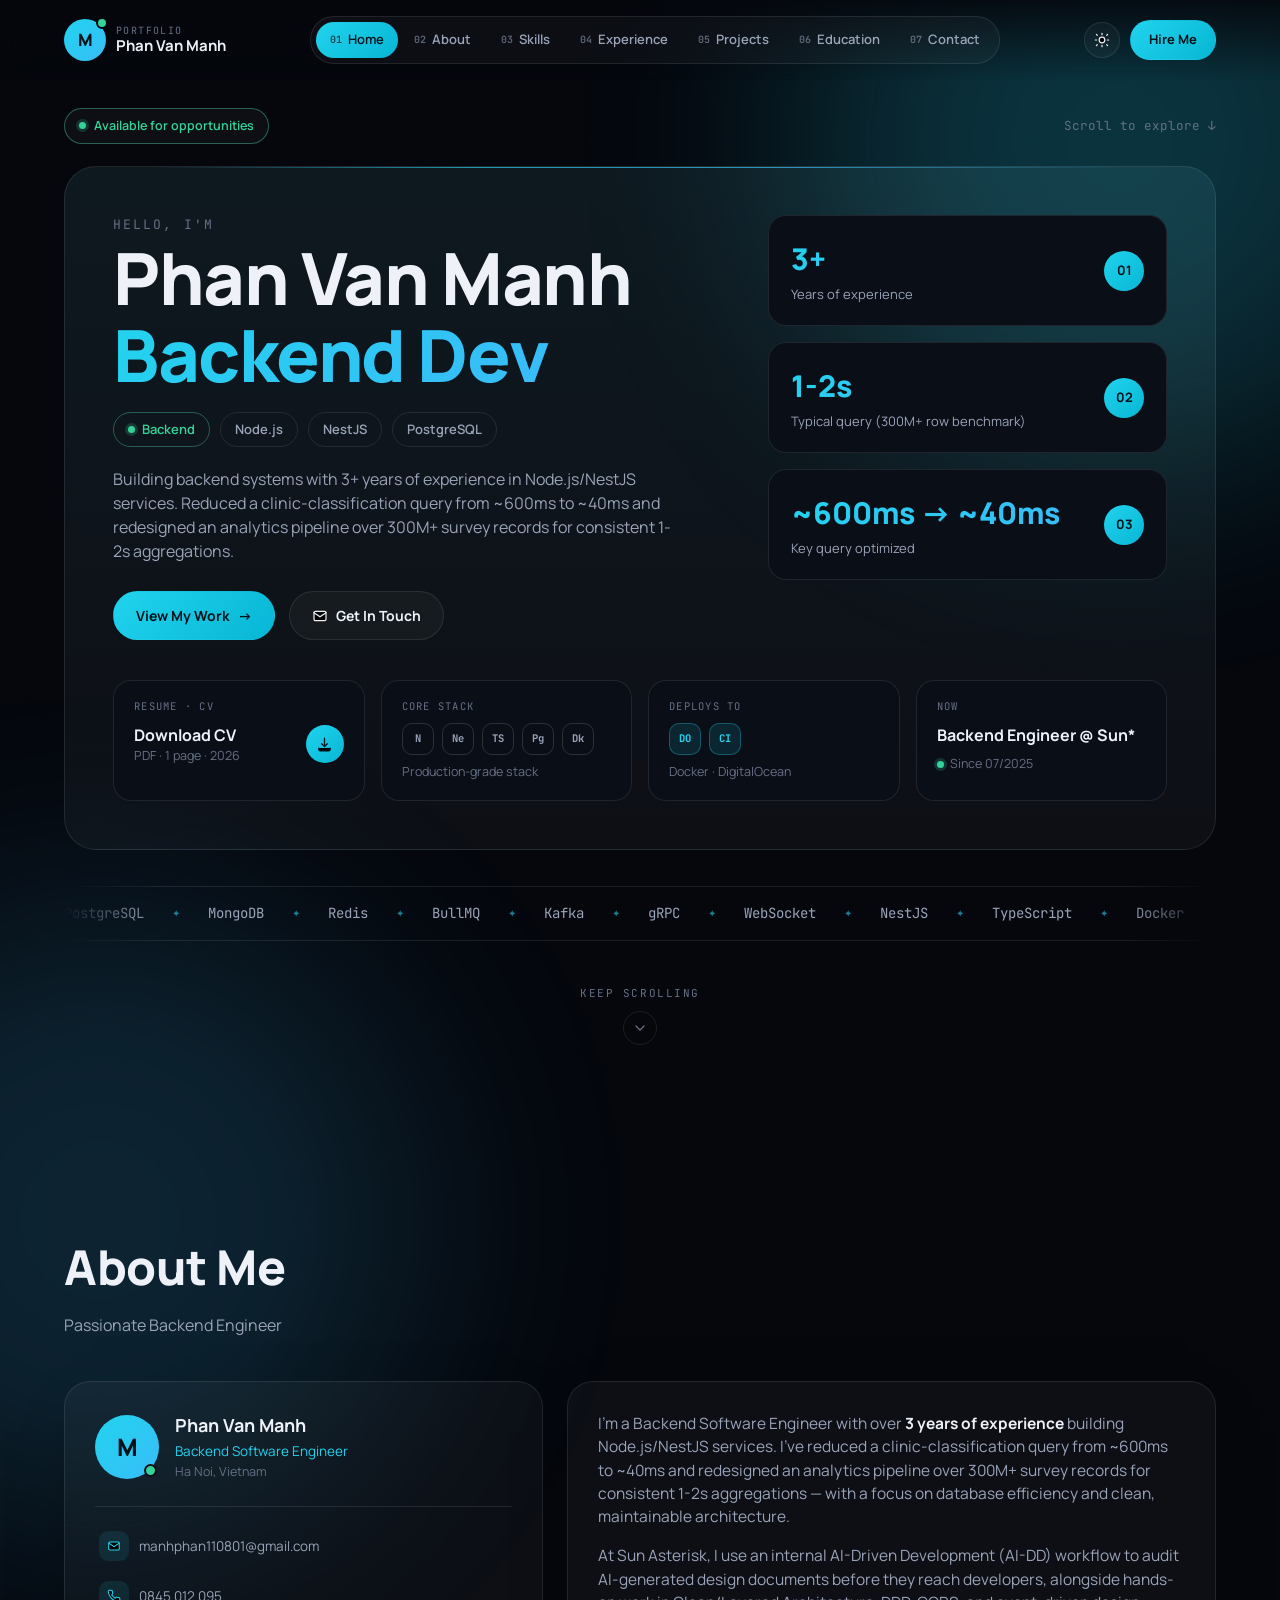
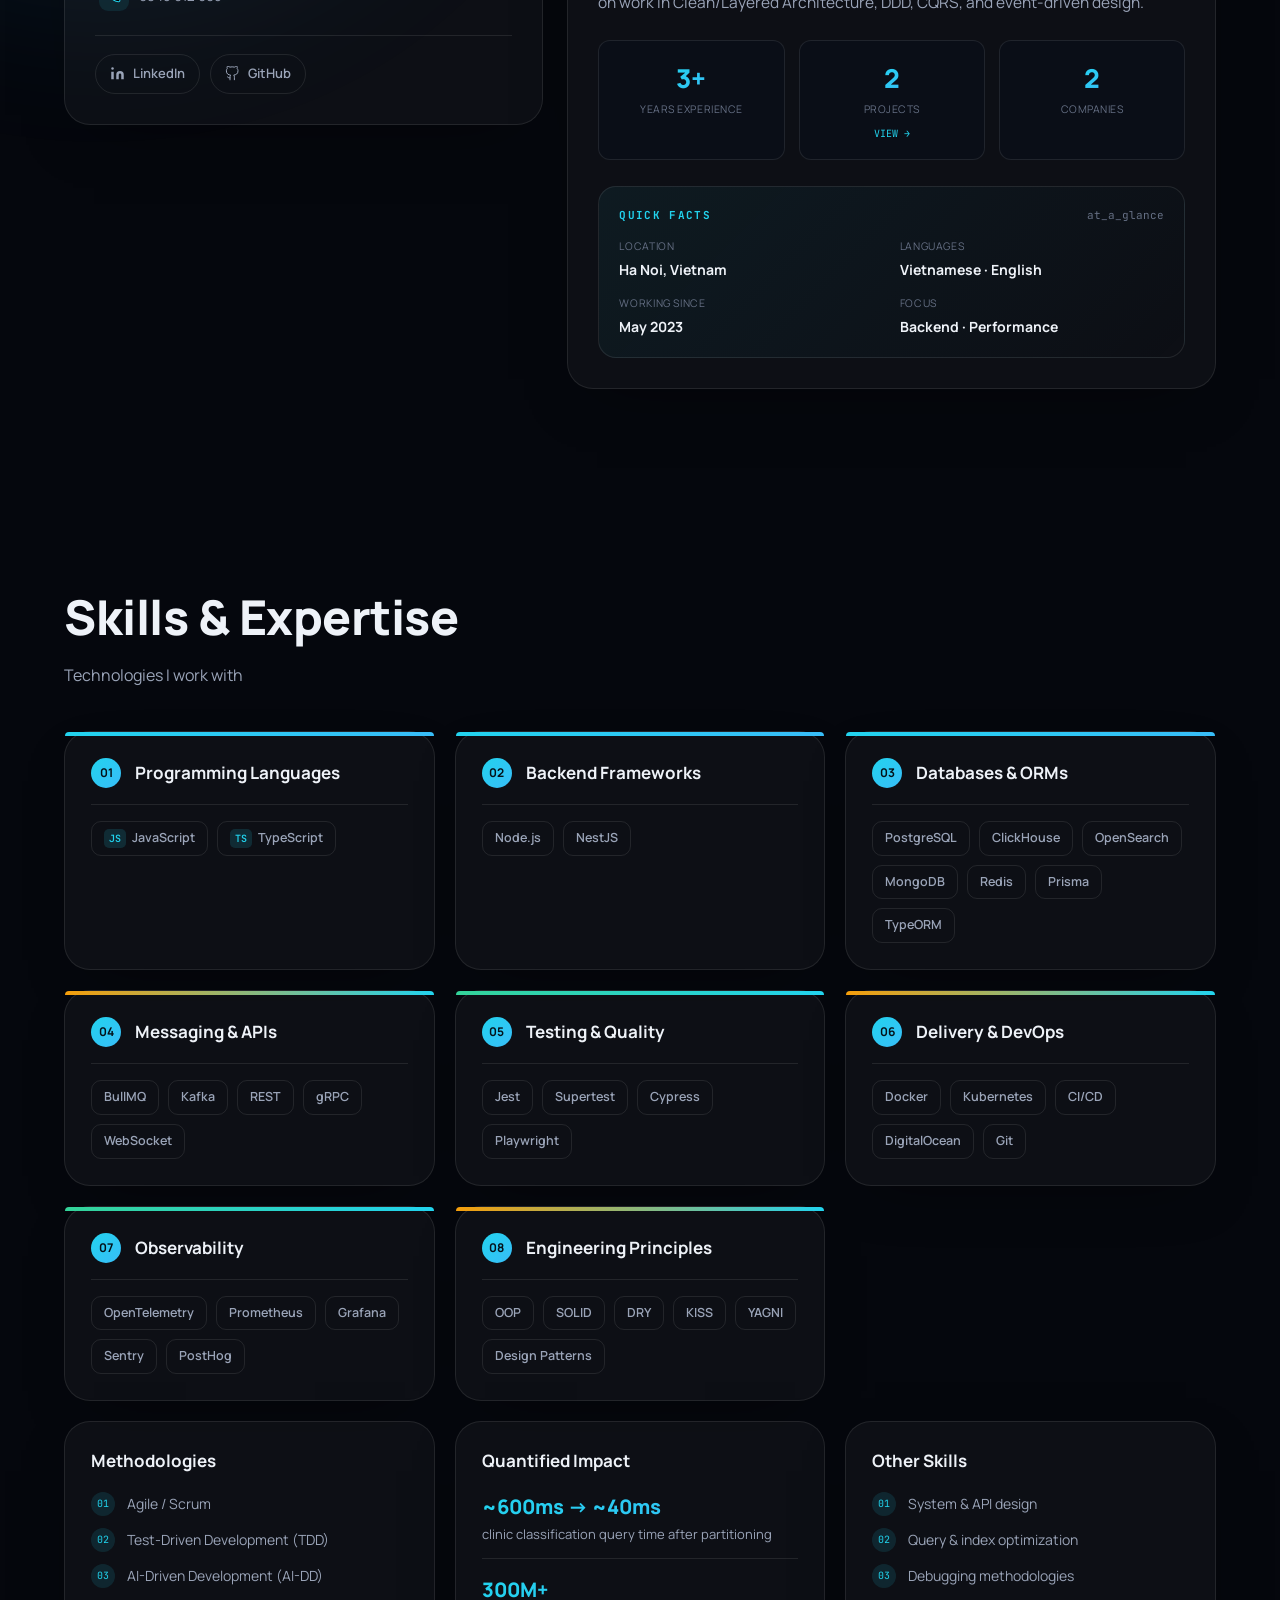
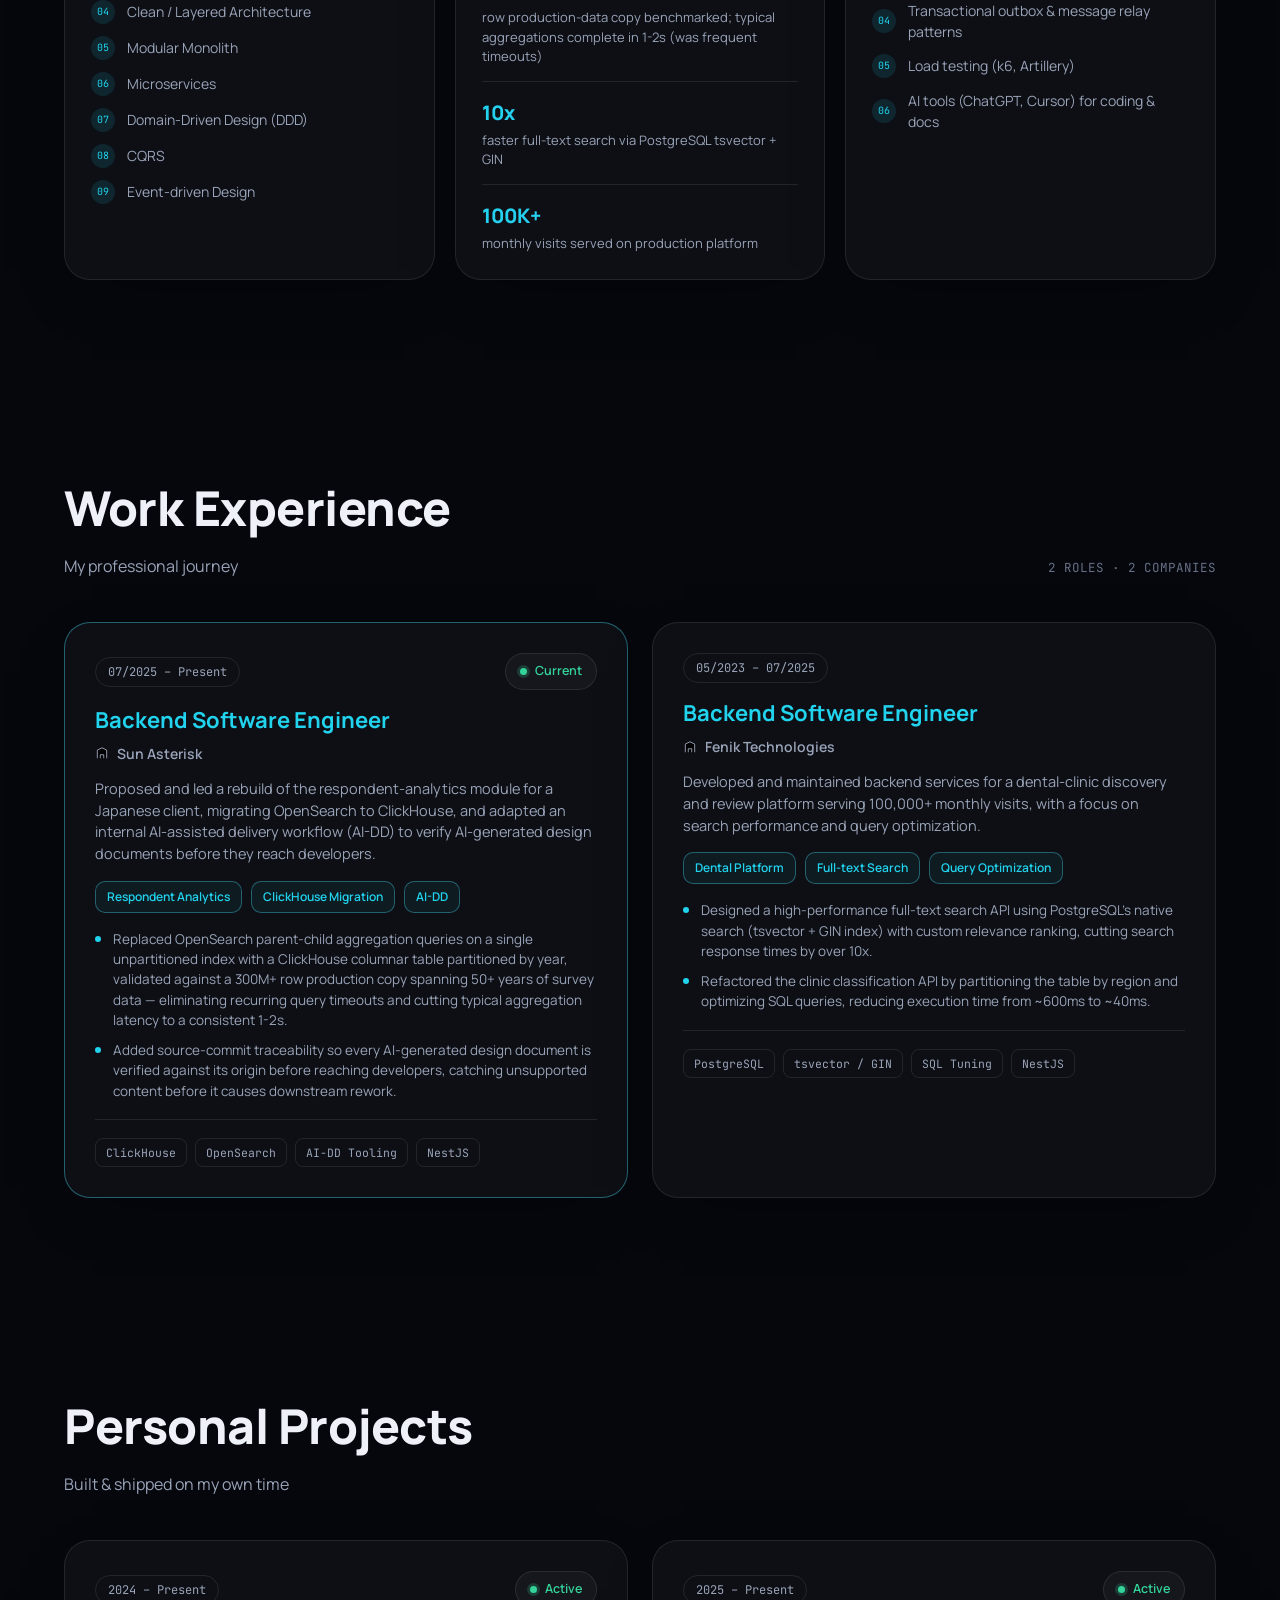
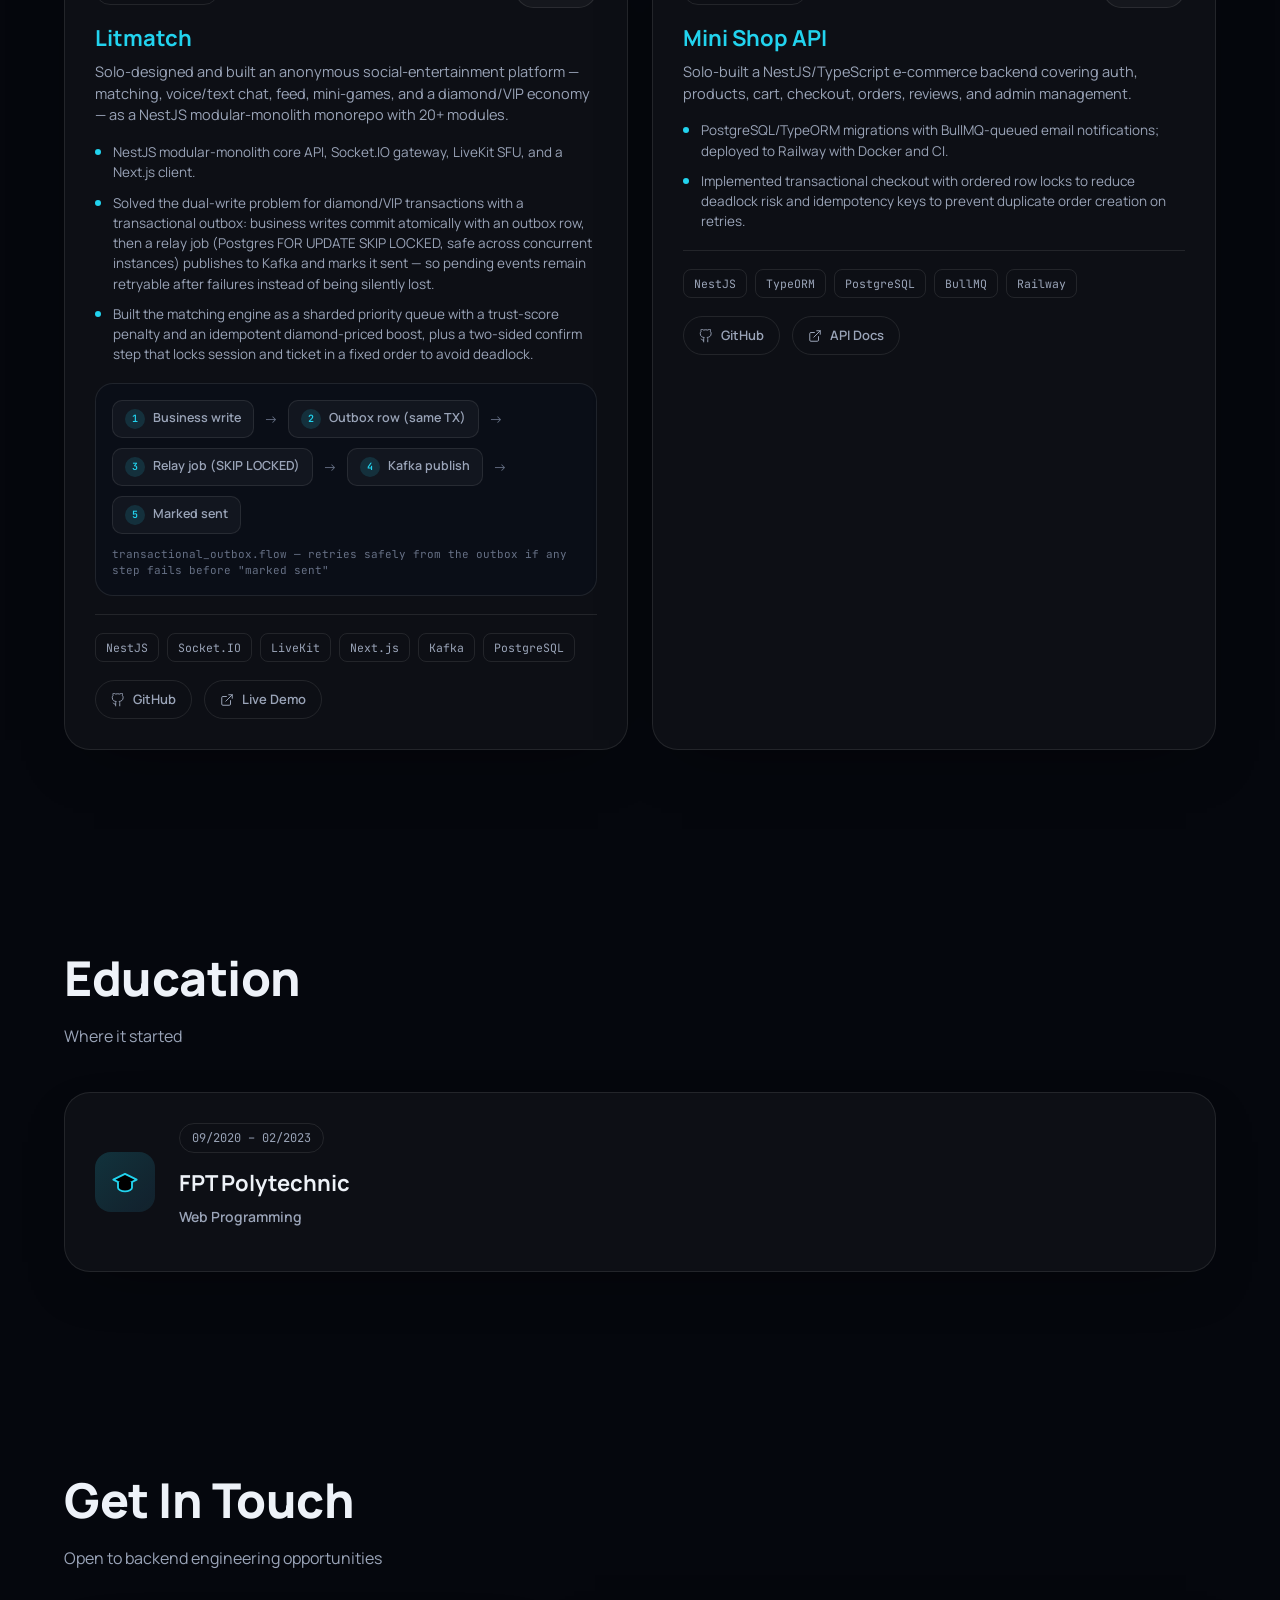
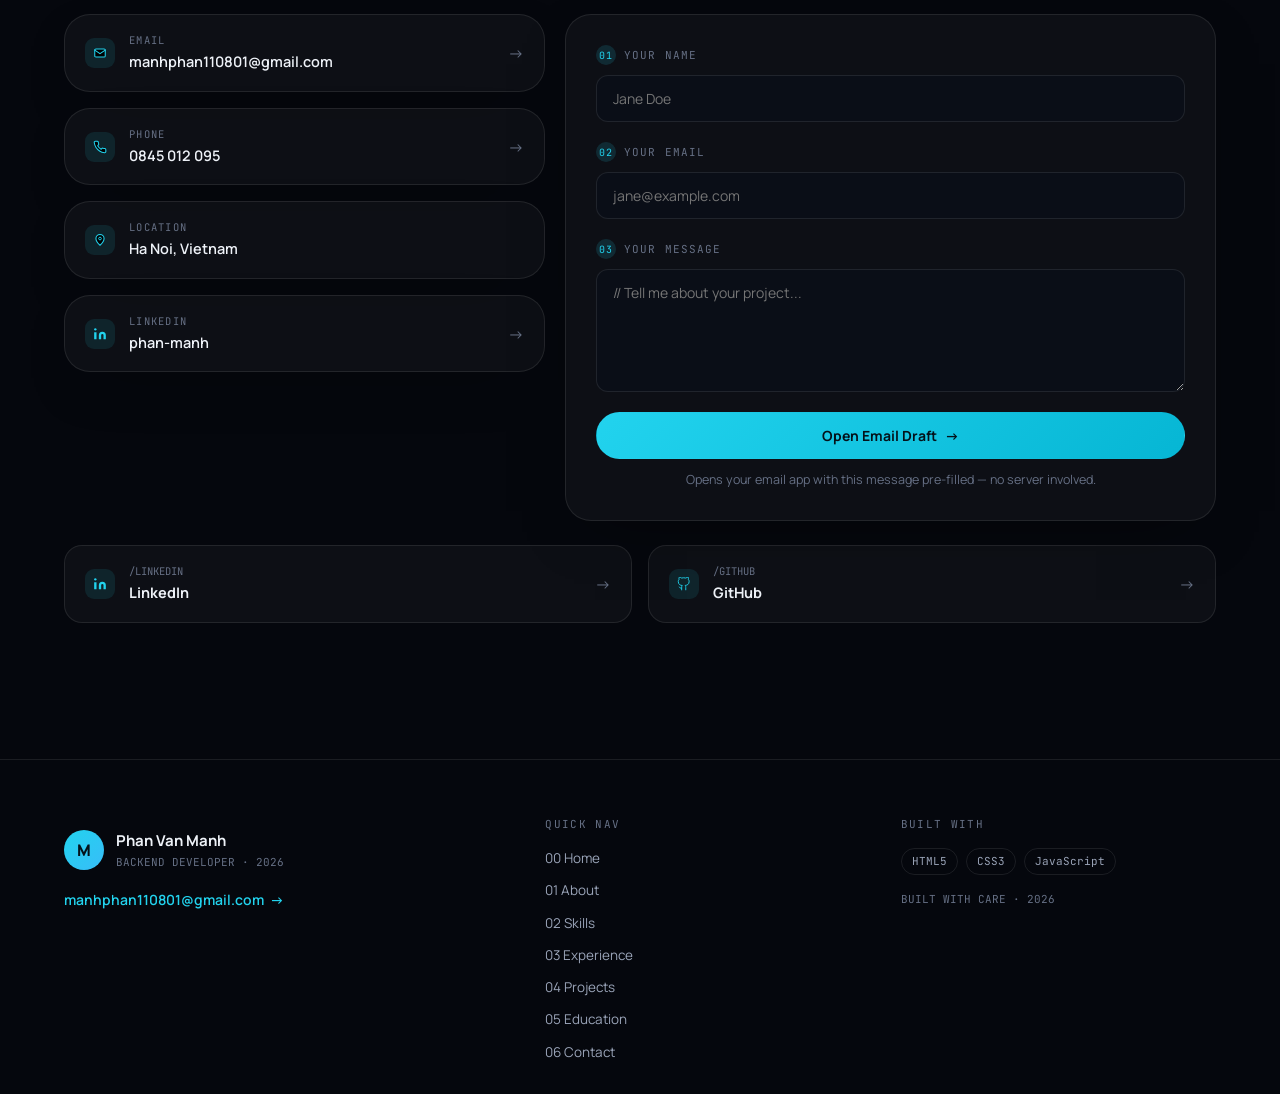
<file: index.html>
<!DOCTYPE html>
<html lang="en">
<head>
<meta charset="UTF-8" />
<meta name="viewport" content="width=device-width, initial-scale=1.0" />
<title>Phan Van Manh — Backend Developer</title>
<meta name="description" content="Phan Van Manh — Backend Software Engineer specializing in Node.js, NestJS, PostgreSQL and scalable API design." />
<link rel="icon" href="assets/favicon.svg" type="image/svg+xml" />
<link rel="preconnect" href="https://fonts.googleapis.com" />
<link rel="preconnect" href="https://fonts.gstatic.com" crossorigin />
<link href="https://fonts.googleapis.com/css2?family=JetBrains+Mono:wght@400;500;600;700&family=Manrope:wght@400;500;600;700;800&display=swap" rel="stylesheet" />
<link rel="stylesheet" href="assets/css/styles.css" />
</head>
<body>
<a class="skip-link" href="#main">Skip to content</a>
<div class="bg-glow bg-glow-cyan" aria-hidden="true"></div>
<div class="bg-glow bg-glow-blue" aria-hidden="true"></div>

<header class="site-header" id="top">
  <div class="nav-wrap container">
    <a class="brand" href="#top" aria-label="Phan Van Manh — home">
      <span class="brand-avatar">M<i class="brand-dot"></i></span>
      <span class="brand-text">
        <span class="brand-kicker">PORTFOLIO</span>
        <span class="brand-name">Phan Van Manh</span>
      </span>
    </a>

    <nav class="nav-pill" id="primary-nav" aria-label="Primary">
      <a href="#home" data-nav="home"><i>01</i>Home</a>
      <a href="#about" data-nav="about"><i>02</i>About</a>
      <a href="#skills" data-nav="skills"><i>03</i>Skills</a>
      <a href="#experience" data-nav="experience"><i>04</i>Experience</a>
      <a href="#projects" data-nav="projects"><i>05</i>Projects</a>
      <a href="#education" data-nav="education"><i>06</i>Education</a>
      <a href="#contact" data-nav="contact"><i>07</i>Contact</a>
    </nav>

    <div class="nav-actions">
      <button class="theme-toggle" id="theme-toggle" type="button" aria-label="Toggle theme">
        <svg viewBox="0 0 24 24" class="icon-sun"><path d="M12 4V2M12 22v-2M4 12H2M22 12h-2M5 5 3.6 3.6M20.4 20.4 19 19M5 19l-1.4 1.4M20.4 3.6 19 5" stroke="currentColor" stroke-width="1.8" stroke-linecap="round"/><circle cx="12" cy="12" r="4.2" stroke="currentColor" stroke-width="1.8"/></svg>
      </button>
      <a class="btn btn-primary btn-sm" href="#contact">Hire Me</a>
    </div>

    <button class="menu-btn" id="menu-btn" type="button" aria-label="Open navigation" aria-expanded="false" aria-controls="primary-nav">
      <svg viewBox="0 0 24 24"><path d="M4 7h16M4 12h16M4 17h16" stroke="currentColor" stroke-width="1.8" stroke-linecap="round"/></svg>
    </button>
  </div>
</header>

<main id="main">

  <!-- ============ HERO ============ -->
  <section class="hero container" id="home">
    <div class="hero-top-row">
      <span class="badge badge-live"><i class="dot dot-green"></i>Available for opportunities</span>
      <span class="scroll-hint">Scroll to explore <span aria-hidden="true">&darr;</span></span>
    </div>

    <div class="hero-card">
      <div class="hero-grid">
        <div class="hero-copy">
          <p class="eyebrow">HELLO, I'M</p>
          <h1 class="hero-name">Phan Van Manh</h1>
          <h2 class="hero-role">Backend Dev</h2>

          <div class="pill-row">
            <span class="pill pill-accent"><i class="dot dot-green"></i>Backend</span>
            <span class="pill">Node.js</span>
            <span class="pill">NestJS</span>
            <span class="pill">PostgreSQL</span>
          </div>

          <p class="hero-desc">
            Building backend systems with 3+ years of experience in Node.js/NestJS services.
            Reduced a clinic-classification query from ~600ms to ~40ms and redesigned an
            analytics pipeline over 300M+ survey records for consistent 1-2s aggregations.
          </p>

          <div class="hero-actions">
            <a class="btn btn-primary" href="#projects">View My Work <span aria-hidden="true">&rarr;</span></a>
            <a class="btn btn-ghost" href="#contact"><svg class="btn-icon" viewBox="0 0 24 24"><rect x="3" y="5" width="18" height="14" rx="2" stroke="currentColor" stroke-width="1.8"/><path d="m3 7 9 6 9-6" stroke="currentColor" stroke-width="1.8" stroke-linecap="round"/></svg>Get In Touch</a>
          </div>
        </div>

        <div class="hero-stats">
          <div class="stat-card">
            <div class="stat-body">
              <strong class="stat-num">3+</strong>
              <span class="stat-label">Years of experience</span>
            </div>
            <span class="stat-index">01</span>
          </div>
          <div class="stat-card">
            <div class="stat-body">
              <strong class="stat-num">1-2s</strong>
              <span class="stat-label">Typical query (300M+ row benchmark)</span>
            </div>
            <span class="stat-index">02</span>
          </div>
          <div class="stat-card">
            <div class="stat-body">
              <strong class="stat-num">~600ms &rarr; ~40ms</strong>
              <span class="stat-label">Key query optimized</span>
            </div>
            <span class="stat-index">03</span>
          </div>
        </div>
      </div>

      <div class="hero-info-row">
        <div class="info-card info-cv">
          <span class="mini-label">RESUME &middot; CV</span>
          <div class="info-cv-row">
            <div>
              <strong>Download CV</strong>
              <span class="info-sub">PDF &middot; 1 page &middot; 2026</span>
            </div>
            <a class="icon-btn" href="assets/cv/Phan_Van_Manh_CV_Backend.pdf" download aria-label="Download CV">
              <svg viewBox="0 0 24 24"><path d="M12 3v12m0 0 4-4m-4 4-4-4M4 17v2a2 2 0 0 0 2 2h12a2 2 0 0 0 2-2v-2" stroke="currentColor" stroke-width="1.8" stroke-linecap="round" stroke-linejoin="round"/></svg>
            </a>
          </div>
        </div>

        <div class="info-card">
          <span class="mini-label">CORE STACK</span>
          <div class="stack-icons">
            <span class="stack-ico" title="Node.js">N</span>
            <span class="stack-ico" title="NestJS">Ne</span>
            <span class="stack-ico" title="TypeScript">TS</span>
            <span class="stack-ico" title="PostgreSQL">Pg</span>
            <span class="stack-ico" title="Docker">Dk</span>
          </div>
          <span class="info-sub">Production-grade stack</span>
        </div>

        <div class="info-card">
          <span class="mini-label">DEPLOYS TO</span>
          <div class="stack-icons">
            <span class="stack-ico stack-ico-fill">DO</span>
            <span class="stack-ico stack-ico-fill">CI</span>
          </div>
          <span class="info-sub">Docker &middot; DigitalOcean</span>
        </div>

        <div class="info-card">
          <span class="mini-label">NOW</span>
          <strong>Backend Engineer @ Sun*</strong>
          <span class="info-sub"><i class="dot dot-green"></i>Since 07/2025</span>
        </div>
      </div>
    </div>

    <div class="marquee" aria-hidden="true">
      <div class="marquee-track">
        <span>PostgreSQL</span><i>&#10022;</i><span>MongoDB</span><i>&#10022;</i><span>Redis</span><i>&#10022;</i>
        <span>BullMQ</span><i>&#10022;</i><span>Kafka</span><i>&#10022;</i><span>gRPC</span><i>&#10022;</i>
        <span>WebSocket</span><i>&#10022;</i><span>NestJS</span><i>&#10022;</i><span>TypeScript</span><i>&#10022;</i>
        <span>Docker</span><i>&#10022;</i><span>CI/CD</span><i>&#10022;</i>
        <span>PostgreSQL</span><i>&#10022;</i><span>MongoDB</span><i>&#10022;</i><span>Redis</span><i>&#10022;</i>
        <span>BullMQ</span><i>&#10022;</i><span>Kafka</span><i>&#10022;</i><span>gRPC</span><i>&#10022;</i>
        <span>WebSocket</span><i>&#10022;</i><span>NestJS</span><i>&#10022;</i><span>TypeScript</span><i>&#10022;</i>
        <span>Docker</span><i>&#10022;</i><span>CI/CD</span><i>&#10022;</i>
      </div>
    </div>

    <div class="keep-scrolling">
      <span>KEEP SCROLLING</span>
      <a href="#about" aria-label="Scroll to about section" class="scroll-arrow"><svg viewBox="0 0 24 24"><path d="M6 9l6 6 6-6" stroke="currentColor" stroke-width="1.8" stroke-linecap="round" stroke-linejoin="round"/></svg></a>
    </div>
  </section>

  <!-- ============ ABOUT ============ -->
  <section class="section container" id="about">
    <h2 class="section-title">About Me</h2>
    <p class="section-sub">Passionate Backend Engineer</p>

    <div class="about-grid">
      <div class="card profile-card">
        <div class="profile-head">
          <span class="profile-avatar">M<i class="avatar-dot"></i></span>
          <div>
            <strong class="profile-name">Phan Van Manh</strong>
            <span class="profile-role">Backend Software Engineer</span>
            <span class="profile-loc">Ha Noi, Vietnam</span>
          </div>
        </div>
        <div class="profile-rows">
          <a class="profile-row" href="mailto:manhphan110801@gmail.com">
            <span class="row-ico"><svg viewBox="0 0 24 24"><rect x="3" y="5" width="18" height="14" rx="2" stroke="currentColor" stroke-width="1.8"/><path d="m3 7 9 6 9-6" stroke="currentColor" stroke-width="1.8" stroke-linecap="round"/></svg></span>
            manhphan110801@gmail.com
          </a>
          <a class="profile-row" href="tel:+84845012095">
            <span class="row-ico"><svg viewBox="0 0 24 24"><path d="M22 16.9v3a2 2 0 0 1-2.2 2 19.8 19.8 0 0 1-8.6-3.1 19.5 19.5 0 0 1-6-6A19.8 19.8 0 0 1 2.1 4.2 2 2 0 0 1 4.1 2h3a2 2 0 0 1 2 1.7c.1.9.3 1.8.6 2.7a2 2 0 0 1-.4 2.1L8 9.9a16 16 0 0 0 6 6l1.4-1.4a2 2 0 0 1 2.1-.4c.9.3 1.8.5 2.7.6a2 2 0 0 1 1.8 2Z" stroke="currentColor" stroke-width="1.8" stroke-linecap="round" stroke-linejoin="round"/></svg></span>
            0845 012 095
          </a>
        </div>
        <div class="social-row">
          <a class="social-chip" href="https://www.linkedin.com/in/phan-manh-34a107269" target="_blank" rel="noopener">
            <svg viewBox="0 0 24 24"><path d="M16 8a6 6 0 0 1 6 6v7h-4v-7a2 2 0 0 0-4 0v7h-4v-7a6 6 0 0 1 6-6ZM2 9h4v12H2z" fill="currentColor"/><circle cx="4" cy="4" r="2" fill="currentColor"/></svg>
            LinkedIn
          </a>
          <a class="social-chip" href="https://github.com/ducmanh001" target="_blank" rel="noopener">
            <svg viewBox="0 0 24 24"><path d="M15 22v-4a4.8 4.8 0 0 0-1-3.5c3.3-.4 6.8-1.6 6.8-7A5.4 5.4 0 0 0 19.4 4 5 5 0 0 0 19.3.5S18.2.1 15 1.8a13.4 13.4 0 0 0-7 0C4.8.1 3.7.5 3.7.5A5 5 0 0 0 3.6 4a5.4 5.4 0 0 0-1.4 3.7c0 5.3 3.5 6.5 6.8 6.9a4.8 4.8 0 0 0-1 3.5v4" stroke="currentColor" stroke-width="1.6" stroke-linecap="round" stroke-linejoin="round" fill="none"/><path d="M8 19c-3 .9-3-1.5-4.2-2" stroke="currentColor" stroke-width="1.6" stroke-linecap="round" fill="none"/></svg>
            GitHub
          </a>
        </div>
      </div>

      <div class="card bio-card">
        <p>
          I'm a Backend Software Engineer with over <strong>3 years of experience</strong> building
          Node.js/NestJS services. I've reduced a clinic-classification query from ~600ms to ~40ms
          and redesigned an analytics pipeline over 300M+ survey records for consistent 1-2s
          aggregations &mdash; with a focus on database efficiency and clean, maintainable
          architecture.
        </p>
        <p>
          At Sun Asterisk, I use an internal AI-Driven Development (AI-DD) workflow to audit
          AI-generated design documents before they reach developers, alongside hands-on work in
          Clean/Layered Architecture, DDD, CQRS, and event-driven design.
        </p>

        <div class="stats-row">
          <div class="stat-box">
            <strong>3+</strong>
            <span>YEARS EXPERIENCE</span>
          </div>
          <div class="stat-box">
            <strong>2</strong>
            <span>PROJECTS</span>
            <a href="#projects" class="stat-view">VIEW <span aria-hidden="true">&rarr;</span></a>
          </div>
          <div class="stat-box">
            <strong>2</strong>
            <span>COMPANIES</span>
          </div>
        </div>

        <div class="quick-facts">
          <div class="quick-facts-head">
            <span>QUICK FACTS</span>
            <span class="quick-facts-tag">at_a_glance</span>
          </div>
          <div class="quick-facts-grid">
            <div><span>LOCATION</span><strong>Ha Noi, Vietnam</strong></div>
            <div><span>LANGUAGES</span><strong>Vietnamese &middot; English</strong></div>
            <div><span>WORKING SINCE</span><strong>May 2023</strong></div>
            <div><span>FOCUS</span><strong>Backend &middot; Performance</strong></div>
          </div>
        </div>
      </div>
    </div>
  </section>

  <!-- ============ SKILLS ============ -->
  <section class="section container" id="skills">
    <h2 class="section-title">Skills &amp; Expertise</h2>
    <p class="section-sub">Technologies I work with</p>

    <div class="skills-grid">
      <article class="card skill-card">
        <div class="skill-top bar-cyan">
          <span class="skill-index">01</span>
          <h3>Programming Languages</h3>
        </div>
        <div class="tag-list">
          <span class="tag"><i class="tag-ico">JS</i>JavaScript</span>
          <span class="tag"><i class="tag-ico">TS</i>TypeScript</span>
        </div>
      </article>

      <article class="card skill-card">
        <div class="skill-top bar-cyan">
          <span class="skill-index">02</span>
          <h3>Backend Frameworks</h3>
        </div>
        <div class="tag-list">
          <span class="tag">Node.js</span>
          <span class="tag">NestJS</span>
        </div>
      </article>

      <article class="card skill-card">
        <div class="skill-top bar-cyan">
          <span class="skill-index">03</span>
          <h3>Databases &amp; ORMs</h3>
        </div>
        <div class="tag-list">
          <span class="tag">PostgreSQL</span>
          <span class="tag">ClickHouse</span>
          <span class="tag">OpenSearch</span>
          <span class="tag">MongoDB</span>
          <span class="tag">Redis</span>
          <span class="tag">Prisma</span>
          <span class="tag">TypeORM</span>
        </div>
      </article>

      <article class="card skill-card">
        <div class="skill-top bar-warm">
          <span class="skill-index">04</span>
          <h3>Messaging &amp; APIs</h3>
        </div>
        <div class="tag-list">
          <span class="tag">BullMQ</span>
          <span class="tag">Kafka</span>
          <span class="tag">REST</span>
          <span class="tag">gRPC</span>
          <span class="tag">WebSocket</span>
        </div>
      </article>

      <article class="card skill-card">
        <div class="skill-top bar-teal">
          <span class="skill-index">05</span>
          <h3>Testing &amp; Quality</h3>
        </div>
        <div class="tag-list">
          <span class="tag">Jest</span>
          <span class="tag">Supertest</span>
          <span class="tag">Cypress</span>
          <span class="tag">Playwright</span>
        </div>
      </article>

      <article class="card skill-card">
        <div class="skill-top bar-warm">
          <span class="skill-index">06</span>
          <h3>Delivery &amp; DevOps</h3>
        </div>
        <div class="tag-list">
          <span class="tag">Docker</span>
          <span class="tag">Kubernetes</span>
          <span class="tag">CI/CD</span>
          <span class="tag">DigitalOcean</span>
          <span class="tag">Git</span>
        </div>
      </article>

      <article class="card skill-card">
        <div class="skill-top bar-teal">
          <span class="skill-index">07</span>
          <h3>Observability</h3>
        </div>
        <div class="tag-list">
          <span class="tag">OpenTelemetry</span>
          <span class="tag">Prometheus</span>
          <span class="tag">Grafana</span>
          <span class="tag">Sentry</span>
          <span class="tag">PostHog</span>
        </div>
      </article>

      <article class="card skill-card">
        <div class="skill-top bar-warm">
          <span class="skill-index">08</span>
          <h3>Engineering Principles</h3>
        </div>
        <div class="tag-list">
          <span class="tag">OOP</span>
          <span class="tag">SOLID</span>
          <span class="tag">DRY</span>
          <span class="tag">KISS</span>
          <span class="tag">YAGNI</span>
          <span class="tag">Design Patterns</span>
        </div>
      </article>
    </div>

    <div class="skills-grid skills-grid-row2">
      <div class="card soft-card">
        <h3>Methodologies</h3>
        <ul class="check-list">
          <li><i>01</i>Agile / Scrum</li>
          <li><i>02</i>Test-Driven Development (TDD)</li>
          <li><i>03</i>AI-Driven Development (AI-DD)</li>
          <li><i>04</i>Clean / Layered Architecture</li>
          <li><i>05</i>Modular Monolith</li>
          <li><i>06</i>Microservices</li>
          <li><i>07</i>Domain-Driven Design (DDD)</li>
          <li><i>08</i>CQRS</li>
          <li><i>09</i>Event-driven Design</li>
        </ul>
      </div>

      <div class="card highlight-card">
        <h3>Quantified Impact</h3>
        <div class="highlight-list">
          <div class="highlight-row">
            <strong>~600ms &rarr; ~40ms</strong>
            <span>clinic classification query time after partitioning</span>
          </div>
          <div class="highlight-row">
            <strong>300M+</strong>
            <span>row production-data copy benchmarked; typical aggregations complete in 1-2s (was frequent timeouts)</span>
          </div>
          <div class="highlight-row">
            <strong>10x</strong>
            <span>faster full-text search via PostgreSQL tsvector + GIN</span>
          </div>
          <div class="highlight-row">
            <strong>100K+</strong>
            <span>monthly visits served on production platform</span>
          </div>
        </div>
      </div>

      <div class="card other-card">
        <h3>Other Skills</h3>
        <ul class="check-list">
          <li><i>01</i>System &amp; API design</li>
          <li><i>02</i>Query &amp; index optimization</li>
          <li><i>03</i>Debugging methodologies</li>
          <li><i>04</i>Transactional outbox &amp; message relay patterns</li>
          <li><i>05</i>Load testing (k6, Artillery)</li>
          <li><i>06</i>AI tools (ChatGPT, Cursor) for coding &amp; docs</li>
        </ul>
      </div>
    </div>
  </section>

  <!-- ============ EXPERIENCE ============ -->
  <section class="section container" id="experience">
    <div class="section-head-row">
      <div>
        <h2 class="section-title">Work Experience</h2>
        <p class="section-sub">My professional journey</p>
      </div>
      <span class="section-meta">2 ROLES &middot; 2 COMPANIES</span>
    </div>

    <div class="experience-grid">
      <article class="card exp-card exp-card-current">
        <div class="exp-top">
          <span class="date-pill">07/2025 &ndash; Present</span>
          <span class="badge badge-current"><i class="dot dot-green"></i>Current</span>
        </div>
        <h3 class="exp-role">Backend Software Engineer</h3>
        <span class="exp-company"><svg viewBox="0 0 24 24" class="row-ico-sm"><path d="M4 21V7l8-4 8 4v14M9 21v-6h6v6" stroke="currentColor" stroke-width="1.6" stroke-linejoin="round"/></svg>Sun Asterisk</span>
        <p class="exp-desc">
          Proposed and led a rebuild of the respondent-analytics module for a Japanese client,
          migrating OpenSearch to ClickHouse, and adapted an internal AI-assisted delivery workflow
          (AI-DD) to verify AI-generated design documents before they reach developers.
        </p>
        <div class="tag-list tag-list-sm">
          <span class="tag tag-accent">Respondent Analytics</span>
          <span class="tag tag-accent">ClickHouse Migration</span>
          <span class="tag tag-accent">AI-DD</span>
        </div>
        <ul class="bullet-list">
          <li>Replaced OpenSearch parent-child aggregation queries on a single unpartitioned index with a ClickHouse columnar table partitioned by year, validated against a 300M+ row production copy spanning 50+ years of survey data &mdash; eliminating recurring query timeouts and cutting typical aggregation latency to a consistent 1-2s.</li>
          <li>Added source-commit traceability so every AI-generated design document is verified against its origin before reaching developers, catching unsupported content before it causes downstream rework.</li>
        </ul>
        <div class="tech-tags">
          <span>ClickHouse</span><span>OpenSearch</span><span>AI-DD Tooling</span><span>NestJS</span>
        </div>
      </article>

      <article class="card exp-card">
        <div class="exp-top">
          <span class="date-pill">05/2023 &ndash; 07/2025</span>
        </div>
        <h3 class="exp-role">Backend Software Engineer</h3>
        <span class="exp-company"><svg viewBox="0 0 24 24" class="row-ico-sm"><path d="M4 21V7l8-4 8 4v14M9 21v-6h6v6" stroke="currentColor" stroke-width="1.6" stroke-linejoin="round"/></svg>Fenik Technologies</span>
        <p class="exp-desc">
          Developed and maintained backend services for a dental-clinic discovery and review
          platform serving 100,000+ monthly visits, with a focus on search performance and
          query optimization.
        </p>
        <div class="tag-list tag-list-sm">
          <span class="tag tag-accent">Dental Platform</span>
          <span class="tag tag-accent">Full-text Search</span>
          <span class="tag tag-accent">Query Optimization</span>
        </div>
        <ul class="bullet-list">
          <li>Designed a high-performance full-text search API using PostgreSQL's native search (tsvector + GIN index) with custom relevance ranking, cutting search response times by over 10x.</li>
          <li>Refactored the clinic classification API by partitioning the table by region and optimizing SQL queries, reducing execution time from ~600ms to ~40ms.</li>
        </ul>
        <div class="tech-tags">
          <span>PostgreSQL</span><span>tsvector / GIN</span><span>SQL Tuning</span><span>NestJS</span>
        </div>
      </article>
    </div>
  </section>

  <!-- ============ PROJECTS ============ -->
  <section class="section container" id="projects">
    <h2 class="section-title">Personal Projects</h2>
    <p class="section-sub">Built &amp; shipped on my own time</p>

    <div class="projects-grid">
      <article class="card project-card">
        <div class="exp-top">
          <span class="date-pill">2024 &ndash; Present</span>
          <span class="badge badge-current"><i class="dot dot-green"></i>Active</span>
        </div>
        <h3 class="exp-role">Litmatch</h3>
        <p class="exp-desc">
          Solo-designed and built an anonymous social-entertainment platform &mdash; matching,
          voice/text chat, feed, mini-games, and a diamond/VIP economy &mdash; as a NestJS
          modular-monolith monorepo with 20+ modules.
        </p>
        <ul class="bullet-list">
          <li>NestJS modular-monolith core API, Socket.IO gateway, LiveKit SFU, and a Next.js client.</li>
          <li>Solved the dual-write problem for diamond/VIP transactions with a transactional outbox: business writes commit atomically with an outbox row, then a relay job (Postgres FOR UPDATE SKIP LOCKED, safe across concurrent instances) publishes to Kafka and marks it sent &mdash; so pending events remain retryable after failures instead of being silently lost.</li>
          <li>Built the matching engine as a sharded priority queue with a trust-score penalty and an idempotent diamond-priced boost, plus a two-sided confirm step that locks session and ticket in a fixed order to avoid deadlock.</li>
        </ul>
        <div class="flow-diagram" role="img" aria-label="Transactional outbox flow: business write, outbox row in the same transaction, relay job with SKIP LOCKED, Kafka publish, marked sent">
          <span class="flow-step"><i>1</i>Business write</span>
          <span class="flow-arrow" aria-hidden="true">&rarr;</span>
          <span class="flow-step"><i>2</i>Outbox row (same TX)</span>
          <span class="flow-arrow" aria-hidden="true">&rarr;</span>
          <span class="flow-step"><i>3</i>Relay job (SKIP LOCKED)</span>
          <span class="flow-arrow" aria-hidden="true">&rarr;</span>
          <span class="flow-step"><i>4</i>Kafka publish</span>
          <span class="flow-arrow" aria-hidden="true">&rarr;</span>
          <span class="flow-step"><i>5</i>Marked sent</span>
          <span class="flow-caption">transactional_outbox.flow &mdash; retries safely from the outbox if any step fails before "marked sent"</span>
        </div>
        <div class="tech-tags">
          <span>NestJS</span><span>Socket.IO</span><span>LiveKit</span><span>Next.js</span><span>Kafka</span><span>PostgreSQL</span>
        </div>
        <div class="project-links">
          <a href="https://github.com/ducmanh001/litmatch" target="_blank" rel="noopener">
            <svg viewBox="0 0 24 24"><path d="M15 22v-4a4.8 4.8 0 0 0-1-3.5c3.3-.4 6.8-1.6 6.8-7A5.4 5.4 0 0 0 19.4 4 5 5 0 0 0 19.3.5S18.2.1 15 1.8a13.4 13.4 0 0 0-7 0C4.8.1 3.7.5 3.7.5A5 5 0 0 0 3.6 4a5.4 5.4 0 0 0-1.4 3.7c0 5.3 3.5 6.5 6.8 6.9a4.8 4.8 0 0 0-1 3.5v4" stroke="currentColor" stroke-width="1.6" stroke-linecap="round" stroke-linejoin="round" fill="none"/><path d="M8 19c-3 .9-3-1.5-4.2-2" stroke="currentColor" stroke-width="1.6" stroke-linecap="round" fill="none"/></svg>
            GitHub
          </a>
          <a href="https://litmatch-web.manhphan110801.workers.dev" target="_blank" rel="noopener">
            <svg viewBox="0 0 24 24"><path d="M15 3h6v6M10 14 21 3M18 13v6a2 2 0 0 1-2 2H5a2 2 0 0 1-2-2V8a2 2 0 0 1 2-2h6" stroke="currentColor" stroke-width="1.7" stroke-linecap="round" stroke-linejoin="round" fill="none"/></svg>
            Live Demo
          </a>
        </div>
      </article>

      <article class="card project-card">
        <div class="exp-top">
          <span class="date-pill">2025 &ndash; Present</span>
          <span class="badge badge-current"><i class="dot dot-green"></i>Active</span>
        </div>
        <h3 class="exp-role">Mini Shop API</h3>
        <p class="exp-desc">
          Solo-built a NestJS/TypeScript e-commerce backend covering auth, products, cart,
          checkout, orders, reviews, and admin management.
        </p>
        <ul class="bullet-list">
          <li>PostgreSQL/TypeORM migrations with BullMQ-queued email notifications; deployed to Railway with Docker and CI.</li>
          <li>Implemented transactional checkout with ordered row locks to reduce deadlock risk and idempotency keys to prevent duplicate order creation on retries.</li>
        </ul>
        <div class="tech-tags">
          <span>NestJS</span><span>TypeORM</span><span>PostgreSQL</span><span>BullMQ</span><span>Railway</span>
        </div>
        <div class="project-links">
          <a href="https://github.com/ducmanh001/mini-shop-api" target="_blank" rel="noopener">
            <svg viewBox="0 0 24 24"><path d="M15 22v-4a4.8 4.8 0 0 0-1-3.5c3.3-.4 6.8-1.6 6.8-7A5.4 5.4 0 0 0 19.4 4 5 5 0 0 0 19.3.5S18.2.1 15 1.8a13.4 13.4 0 0 0-7 0C4.8.1 3.7.5 3.7.5A5 5 0 0 0 3.6 4a5.4 5.4 0 0 0-1.4 3.7c0 5.3 3.5 6.5 6.8 6.9a4.8 4.8 0 0 0-1 3.5v4" stroke="currentColor" stroke-width="1.6" stroke-linecap="round" stroke-linejoin="round" fill="none"/><path d="M8 19c-3 .9-3-1.5-4.2-2" stroke="currentColor" stroke-width="1.6" stroke-linecap="round" fill="none"/></svg>
            GitHub
          </a>
          <a href="https://mini-shop-api-production-e25a.up.railway.app/api-docs" target="_blank" rel="noopener">
            <svg viewBox="0 0 24 24"><path d="M15 3h6v6M10 14 21 3M18 13v6a2 2 0 0 1-2 2H5a2 2 0 0 1-2-2V8a2 2 0 0 1 2-2h6" stroke="currentColor" stroke-width="1.7" stroke-linecap="round" stroke-linejoin="round" fill="none"/></svg>
            API Docs
          </a>
        </div>
      </article>
    </div>
  </section>

  <!-- ============ EDUCATION ============ -->
  <section class="section container" id="education">
    <h2 class="section-title">Education</h2>
    <p class="section-sub">Where it started</p>

    <div class="card education-card">
      <div class="edu-icon">
        <svg viewBox="0 0 24 24"><path d="M22 10 12 5 2 10l10 5 10-5Z" stroke="currentColor" stroke-width="1.6" stroke-linejoin="round"/><path d="M6 12v5c0 1.5 2.7 3 6 3s6-1.5 6-3v-5" stroke="currentColor" stroke-width="1.6" stroke-linejoin="round"/></svg>
      </div>
      <div class="edu-body">
        <div class="exp-top">
          <span class="date-pill">09/2020 &ndash; 02/2023</span>
        </div>
        <h3 class="exp-role">FPT Polytechnic</h3>
        <span class="exp-company">Web Programming</span>
      </div>
    </div>
  </section>

  <!-- ============ CONTACT ============ -->
  <section class="section container" id="contact">
    <h2 class="section-title">Get In Touch</h2>
    <p class="section-sub">Open to backend engineering opportunities</p>

    <div class="contact-grid">
      <div class="contact-info-col">
        <div class="card info-mini-card">
          <span class="row-ico"><svg viewBox="0 0 24 24"><rect x="3" y="5" width="18" height="14" rx="2" stroke="currentColor" stroke-width="1.8"/><path d="m3 7 9 6 9-6" stroke="currentColor" stroke-width="1.8" stroke-linecap="round"/></svg></span>
          <div>
            <span class="mini-label">EMAIL</span>
            <a href="mailto:manhphan110801@gmail.com">manhphan110801@gmail.com</a>
          </div>
          <span aria-hidden="true" class="row-arrow">&rarr;</span>
        </div>
        <div class="card info-mini-card">
          <span class="row-ico"><svg viewBox="0 0 24 24"><path d="M22 16.9v3a2 2 0 0 1-2.2 2 19.8 19.8 0 0 1-8.6-3.1 19.5 19.5 0 0 1-6-6A19.8 19.8 0 0 1 2.1 4.2 2 2 0 0 1 4.1 2h3a2 2 0 0 1 2 1.7c.1.9.3 1.8.6 2.7a2 2 0 0 1-.4 2.1L8 9.9a16 16 0 0 0 6 6l1.4-1.4a2 2 0 0 1 2.1-.4c.9.3 1.8.5 2.7.6a2 2 0 0 1 1.8 2Z" stroke="currentColor" stroke-width="1.8" stroke-linecap="round" stroke-linejoin="round"/></svg></span>
          <div>
            <span class="mini-label">PHONE</span>
            <a href="tel:+84845012095">0845 012 095</a>
          </div>
          <span aria-hidden="true" class="row-arrow">&rarr;</span>
        </div>
        <div class="card info-mini-card">
          <span class="row-ico"><svg viewBox="0 0 24 24"><path d="M12 21s7-6.1 7-11.5A7 7 0 0 0 5 9.5C5 14.9 12 21 12 21Z" stroke="currentColor" stroke-width="1.8" stroke-linejoin="round"/><circle cx="12" cy="9.5" r="2.3" stroke="currentColor" stroke-width="1.6"/></svg></span>
          <div>
            <span class="mini-label">LOCATION</span>
            <strong>Ha Noi, Vietnam</strong>
          </div>
        </div>
        <div class="card info-mini-card">
          <span class="row-ico"><svg viewBox="0 0 24 24"><path d="M16 8a6 6 0 0 1 6 6v7h-4v-7a2 2 0 0 0-4 0v7h-4v-7a6 6 0 0 1 6-6ZM2 9h4v12H2z" fill="currentColor"/><circle cx="4" cy="4" r="2" fill="currentColor"/></svg></span>
          <div>
            <span class="mini-label">LINKEDIN</span>
            <a href="https://www.linkedin.com/in/phan-manh-34a107269" target="_blank" rel="noopener">phan-manh</a>
          </div>
          <span aria-hidden="true" class="row-arrow">&rarr;</span>
        </div>
      </div>

      <form class="card contact-form" id="contact-form">
        <label class="form-field">
          <span><i class="field-num">01</i>YOUR NAME</span>
          <input type="text" name="name" placeholder="Jane Doe" required />
        </label>
        <label class="form-field">
          <span><i class="field-num">02</i>YOUR EMAIL</span>
          <input type="email" name="email" placeholder="jane@example.com" required />
        </label>
        <label class="form-field">
          <span><i class="field-num">03</i>YOUR MESSAGE</span>
          <textarea name="message" rows="5" placeholder="// Tell me about your project..." required></textarea>
        </label>
        <button class="btn btn-primary btn-block" type="submit">Open Email Draft <span aria-hidden="true">&rarr;</span></button>
        <p class="form-hint">Opens your email app with this message pre-filled &mdash; no server involved.</p>
      </form>
    </div>

    <div class="social-strip">
      <a class="social-strip-item" href="https://www.linkedin.com/in/phan-manh-34a107269" target="_blank" rel="noopener">
        <span class="row-ico"><svg viewBox="0 0 24 24"><path d="M16 8a6 6 0 0 1 6 6v7h-4v-7a2 2 0 0 0-4 0v7h-4v-7a6 6 0 0 1 6-6ZM2 9h4v12H2z" fill="currentColor"/><circle cx="4" cy="4" r="2" fill="currentColor"/></svg></span>
        <span>/LINKEDIN<strong>LinkedIn</strong></span>
        <span aria-hidden="true" class="row-arrow">&rarr;</span>
      </a>
      <a class="social-strip-item" href="https://github.com/ducmanh001" target="_blank" rel="noopener">
        <span class="row-ico"><svg viewBox="0 0 24 24"><path d="M15 22v-4a4.8 4.8 0 0 0-1-3.5c3.3-.4 6.8-1.6 6.8-7A5.4 5.4 0 0 0 19.4 4 5 5 0 0 0 19.3.5S18.2.1 15 1.8a13.4 13.4 0 0 0-7 0C4.8.1 3.7.5 3.7.5A5 5 0 0 0 3.6 4a5.4 5.4 0 0 0-1.4 3.7c0 5.3 3.5 6.5 6.8 6.9a4.8 4.8 0 0 0-1 3.5v4" stroke="currentColor" stroke-width="1.6" stroke-linecap="round" stroke-linejoin="round" fill="none"/><path d="M8 19c-3 .9-3-1.5-4.2-2" stroke="currentColor" stroke-width="1.6" stroke-linecap="round" fill="none"/></svg></span>
        <span>/GITHUB<strong>GitHub</strong></span>
        <span aria-hidden="true" class="row-arrow">&rarr;</span>
      </a>
    </div>
  </section>

</main>

<footer class="site-footer">
  <div class="container footer-grid">
    <div class="footer-brand">
      <div class="footer-brand-row">
        <span class="brand-avatar footer-avatar">M</span>
        <div>
          <strong>Phan Van Manh</strong>
          <span class="footer-role">BACKEND DEVELOPER &middot; {YEAR}</span>
        </div>
      </div>
      <a href="mailto:manhphan110801@gmail.com" class="footer-email">manhphan110801@gmail.com <span aria-hidden="true">&rarr;</span></a>
    </div>

    <div class="footer-col">
      <span class="footer-col-title">QUICK NAV</span>
      <a href="#home">00 Home</a>
      <a href="#about">01 About</a>
      <a href="#skills">02 Skills</a>
      <a href="#experience">03 Experience</a>
      <a href="#projects">04 Projects</a>
      <a href="#education">05 Education</a>
      <a href="#contact">06 Contact</a>
    </div>

    <div class="footer-col">
      <span class="footer-col-title">BUILT WITH</span>
      <div class="footer-tags">
        <span>HTML5</span><span>CSS3</span><span>JavaScript</span>
      </div>
      <span class="footer-note">BUILT WITH CARE &middot; <span id="footer-year">2026</span></span>
    </div>
  </div>
</footer>

<button class="to-top" id="to-top" type="button" aria-label="Scroll to top">
  <svg viewBox="0 0 24 24"><path d="M12 19V5M5 12l7-7 7 7" stroke="currentColor" stroke-width="2" stroke-linecap="round" stroke-linejoin="round"/></svg>
</button>

<script src="assets/js/main.js"></script>
</body>
</html>
</file>
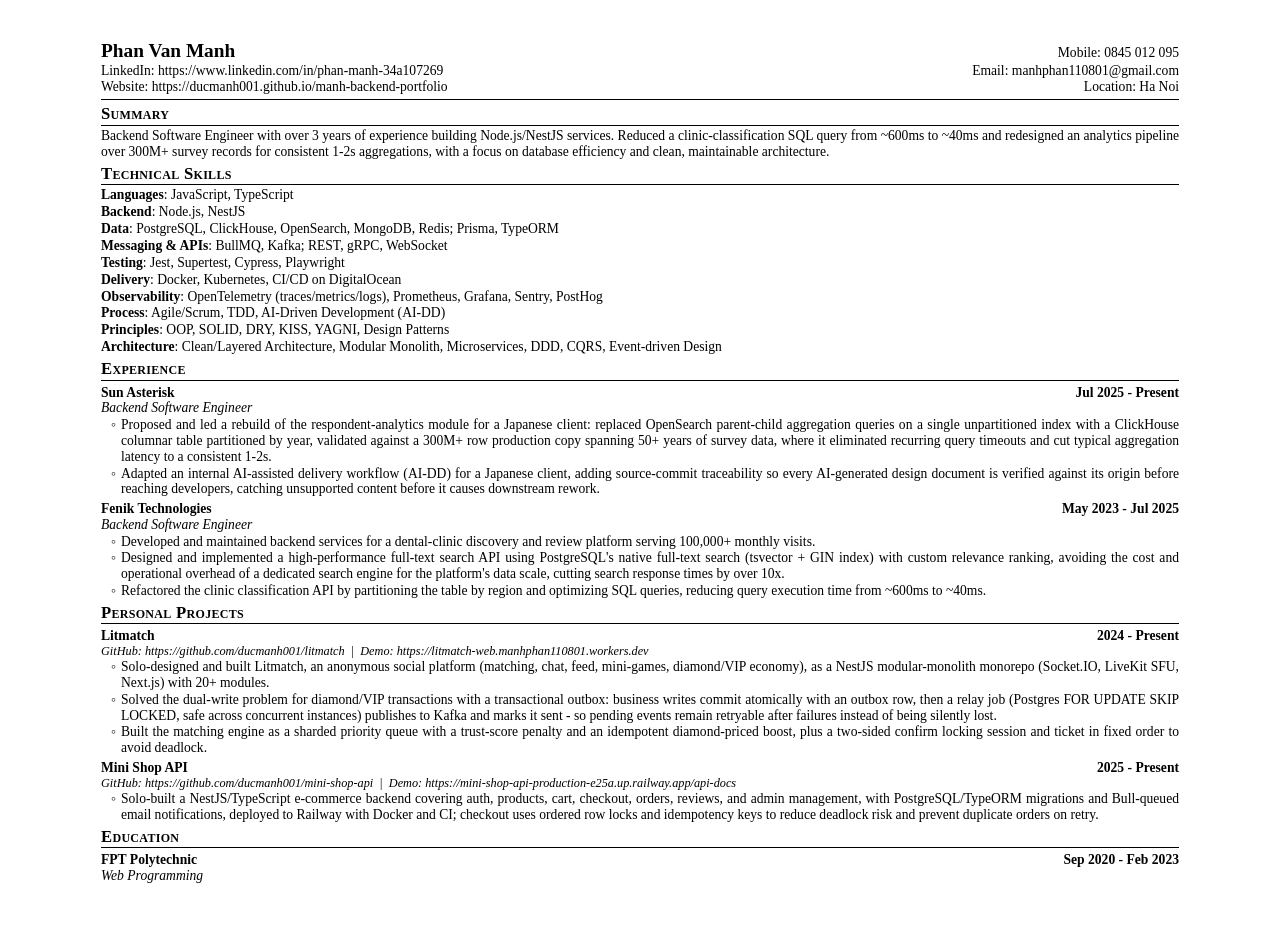
<file: assets/cv/Phan_Van_Manh_CV_Backend.html>
<!DOCTYPE html>
<html lang="en">
<head>
<meta charset="UTF-8">
<title>Phan Van Manh - CV</title>
<style>
  @page {
    size: Letter;
    margin: 0.2in 0.5in;
  }
  * { box-sizing: border-box; }
  html, body {
    margin: 0;
    padding: 0;
    font-family: Georgia, "Times New Roman", serif;
    font-size: 10.2pt;
line-height: 1.17;
    color: #000;
  }
  a { color: #000; text-decoration: none; }

  .header-row {
    display: flex;
    justify-content: space-between;
    align-items: baseline;
  }
  .header-row .name {
    font-weight: bold;
    font-size: 14.5pt;
  }
  .header-rule {
    border: none;
    border-top: 1.1pt solid #000;
    margin: 5px 0 1px 0;
  }

  .section-title {
    font-variant: small-caps;
    font-weight: bold;
    font-size: 12.5pt;
    letter-spacing: 0.3px;
    border-bottom: 1pt solid #000;
    padding-bottom: 1px;
    margin: 4px 0 2px 0;
  }

  .plain-line { margin: 1px 0; }
  .plain-line b { font-weight: bold; }

  .entry-header {
    display: flex;
    justify-content: space-between;
    font-weight: bold;
    margin-top: 4px;
  }
  .entry-sub {
    font-style: italic;
    margin: 0 0 1px 0;
  }
  .entry-link {
    font-style: italic;
    margin: 0 0 1px 0;
    font-size: 9.2pt;
  }

  ul.bullets {
    list-style-type: "\25E6\0020";
    margin: 1px 0 4px 0;
    padding-left: 18px;
  }
  ul.bullets li {
    margin-bottom: 0.5px;
    padding-left: 2px;
    text-align: justify;
  }
  ul.bullets.nested {
    margin: 1px 0 3px 0;
  }

  .summary-text {
    margin: 1px 0 3px 0;
    text-align: justify;
    -webkit-hyphens: auto;
    hyphens: auto;
  }

  @media screen {
    body {
      max-width: 1190px;
      margin: 0 auto;
      padding: 40px 56px;
      background: #fff;
    }
  }
</style>
</head>
<body>

  <div class="header-row">
    <span class="name">Phan Van Manh</span>
    <span>Mobile: 0845 012 095</span>
  </div>
  <div class="header-row">
    <span>LinkedIn: <a href="https://www.linkedin.com/in/phan-manh-34a107269">https://www.linkedin.com/in/phan-manh-34a107269</a></span>
    <span>Email: manhphan110801@gmail.com</span>
  </div>
  <div class="header-row">
    <span>Website: <a href="https://ducmanh001.github.io/manh-backend-portfolio">https://ducmanh001.github.io/manh-backend-portfolio</a></span>
    <span>Location: Ha Noi</span>
  </div>
  <hr class="header-rule">

  <div class="section-title">Summary</div>
  <p class="summary-text">Backend Software Engineer with over 3 years of experience building Node.js/NestJS services. Reduced
  a clinic-classification SQL query from ~600ms to ~40ms and redesigned an analytics pipeline over 300M+ survey
  records for consistent 1-2s aggregations, with a focus on database efficiency and clean, maintainable architecture.</p>

  <div class="section-title">Technical Skills</div>
  <p class="plain-line"><b>Languages</b>: JavaScript, TypeScript</p>
  <p class="plain-line"><b>Backend</b>: Node.js, NestJS</p>
  <p class="plain-line"><b>Data</b>: PostgreSQL, ClickHouse, OpenSearch, MongoDB, Redis; Prisma, TypeORM</p>
  <p class="plain-line"><b>Messaging &amp; APIs</b>: BullMQ, Kafka; REST, gRPC, WebSocket</p>
  <p class="plain-line"><b>Testing</b>: Jest, Supertest, Cypress, Playwright</p>
  <p class="plain-line"><b>Delivery</b>: Docker, Kubernetes, CI/CD on DigitalOcean</p>
  <p class="plain-line"><b>Observability</b>: OpenTelemetry (traces/metrics/logs), Prometheus, Grafana, Sentry, PostHog</p>
  <p class="plain-line"><b>Process</b>: Agile/Scrum, TDD, AI-Driven Development (AI-DD)</p>
  <p class="plain-line"><b>Principles</b>: OOP, SOLID, DRY, KISS, YAGNI, Design Patterns</p>
  <p class="plain-line"><b>Architecture</b>: Clean/Layered Architecture, Modular Monolith, Microservices, DDD, CQRS, Event-driven Design</p>

  <div class="section-title">Experience</div>

  <div class="entry-header">
    <span>Sun Asterisk</span>
    <span>Jul 2025 - Present</span>
  </div>
  <div class="entry-sub">Backend Software Engineer</div>
  <ul class="bullets">
    <li>Proposed and led a rebuild of the respondent-analytics module for a Japanese client: replaced OpenSearch parent-child aggregation queries on a single unpartitioned index with a ClickHouse columnar table partitioned by year, validated against a 300M+ row production copy spanning 50+ years of survey data, where it eliminated recurring query timeouts and cut typical aggregation latency to a consistent 1-2s.</li>
    <li>Adapted an internal AI-assisted delivery workflow (AI-DD) for a Japanese client, adding source-commit traceability so every AI-generated design document is verified against its origin before reaching developers, catching unsupported content before it causes downstream rework.</li>
  </ul>

  <div class="entry-header">
    <span>Fenik Technologies</span>
    <span>May 2023 - Jul 2025</span>
  </div>
  <div class="entry-sub">Backend Software Engineer</div>
  <ul class="bullets">
    <li>Developed and maintained backend services for a dental-clinic discovery and review platform serving 100,000+ monthly visits.</li>
    <li>Designed and implemented a high-performance full-text search API using PostgreSQL's native full-text search (tsvector + GIN index) with custom relevance ranking, avoiding the cost and operational overhead of a dedicated search engine for the platform's data scale, cutting search response times by over 10x.</li>
    <li>Refactored the clinic classification API by partitioning the table by region and optimizing SQL queries, reducing query execution time from ~600ms to ~40ms.</li>
  </ul>

  <div class="section-title">Personal Projects</div>
  <div class="entry-header">
    <span>Litmatch</span>
    <span>2024 - Present</span>
  </div>
  <div class="entry-link">GitHub: <a href="https://github.com/ducmanh001/litmatch">https://github.com/ducmanh001/litmatch</a> &nbsp;|&nbsp; Demo: <a href="https://litmatch-web.manhphan110801.workers.dev">https://litmatch-web.manhphan110801.workers.dev</a></div>
  <ul class="bullets">
    <li>Solo-designed and built Litmatch, an anonymous social platform (matching, chat, feed, mini-games, diamond/VIP economy), as a NestJS modular-monolith monorepo (Socket.IO, LiveKit SFU, Next.js) with 20+ modules.</li>
    <li>Solved the dual-write problem for diamond/VIP transactions with a transactional outbox: business writes commit atomically with an outbox row, then a relay job (Postgres FOR UPDATE SKIP LOCKED, safe across concurrent instances) publishes to Kafka and marks it sent - so pending events remain retryable after failures instead of being silently lost.</li>
    <li>Built the matching engine as a sharded priority queue with a trust-score penalty and an idempotent diamond-priced boost, plus a two-sided confirm locking session and ticket in fixed order to avoid deadlock.</li>
  </ul>

  <div class="entry-header">
    <span>Mini Shop API</span>
    <span>2025 - Present</span>
  </div>
  <div class="entry-link">GitHub: <a href="https://github.com/ducmanh001/mini-shop-api">https://github.com/ducmanh001/mini-shop-api</a> &nbsp;|&nbsp; Demo: <a href="https://mini-shop-api-production-e25a.up.railway.app/api-docs">https://mini-shop-api-production-e25a.up.railway.app/api-docs</a></div>
  <ul class="bullets">
    <li>Solo-built a NestJS/TypeScript e-commerce backend covering auth, products, cart, checkout, orders, reviews, and admin management, with PostgreSQL/TypeORM migrations and Bull-queued email notifications, deployed to Railway with Docker and CI; checkout uses ordered row locks and idempotency keys to reduce deadlock risk and prevent duplicate orders on retry.</li>
  </ul>

  <div class="section-title">Education</div>
  <div class="entry-header">
    <span>FPT Polytechnic</span>
    <span>Sep 2020 - Feb 2023</span>
  </div>
  <div class="entry-sub">Web Programming</div>

</body>
</html>
</file>
<file: assets/css/styles.css>
:root {
  --bg: #05070d;
  --bg-elevated: #0a0e17;
  --card: rgba(255, 255, 255, 0.035);
  --card-border: rgba(255, 255, 255, 0.09);
  --card-border-strong: rgba(255, 255, 255, 0.14);
  --text: #eef2f8;
  --text-dim: #9aa4b8;
  --text-dimmer: #667085;
  --cyan: #22d3ee;
  --cyan-strong: #06b6d4;
  --blue: #38bdf8;
  --green: #34d399;
  --amber: #f59e0b;
  --violet: #a78bfa;
  --radius-lg: 26px;
  --radius-md: 18px;
  --radius-sm: 12px;
  --font-sans: "Manrope", system-ui, -apple-system, "Segoe UI", sans-serif;
  --font-mono: "JetBrains Mono", "Fira Code", ui-monospace, monospace;
  --container-w: 1200px;
  --shadow-card: 0 20px 60px -30px rgba(0, 0, 0, 0.6);
  color-scheme: dark;
}

:root[data-theme="light"] {
  --bg: #f4f6fb;
  --bg-elevated: #ffffff;
  --card: rgba(10, 14, 25, 0.035);
  --card-border: rgba(10, 14, 25, 0.09);
  --card-border-strong: rgba(10, 14, 25, 0.16);
  --text: #0d1220;
  --text-dim: #333d4d;
  --text-dimmer: #56606f;
  color-scheme: light;
}

* { box-sizing: border-box; }
html { scroll-behavior: smooth; scroll-padding-top: 100px; }

.hero-grid > *,
.hero-info-row > *,
.about-grid > *,
.skills-grid > *,
.experience-grid > *,
.projects-grid > *,
.contact-grid > *,
.footer-grid > *,
.stats-row > *,
.quick-facts-grid > *,
.social-strip > * {
  min-width: 0;
}

body {
  margin: 0;
  background: var(--bg);
  color: var(--text);
  font-family: var(--font-sans);
  line-height: 1.5;
  -webkit-font-smoothing: antialiased;
  overflow-x: hidden;
  transition: background 0.3s ease, color 0.3s ease;
}

.skip-link {
  position: absolute;
  left: -999px;
  top: 0;
  background: var(--cyan);
  color: #04121a;
  padding: 10px 16px;
  border-radius: 8px;
  z-index: 999;
}
.skip-link:focus { left: 16px; top: 16px; }

.container {
  max-width: var(--container-w);
  margin: 0 auto;
  padding: 0 24px;
  position: relative;
}

img, svg { display: block; }
a { color: inherit; text-decoration: none; }
button { font-family: inherit; cursor: pointer; }
ul { margin: 0; padding: 0; list-style: none; }

/* ---------- background fx ---------- */
.bg-glow {
  position: fixed;
  z-index: -1;
  width: 640px;
  height: 640px;
  border-radius: 50%;
  filter: blur(120px);
  opacity: 0.22;
  pointer-events: none;
}
.bg-glow-cyan { top: -180px; right: -160px; background: var(--cyan); }
.bg-glow-blue { top: 900px; left: -220px; background: var(--blue); opacity: 0.16; }

/* ---------- header / nav ---------- */
.site-header {
  position: sticky;
  top: 0;
  z-index: 100;
  padding: 16px 0;
  background: linear-gradient(to bottom, color-mix(in srgb, var(--bg) 88%, transparent), transparent);
  backdrop-filter: blur(10px);
}
.nav-wrap {
  display: flex;
  align-items: center;
  justify-content: space-between;
  gap: 16px;
}
.brand {
  display: flex;
  align-items: center;
  gap: 10px;
  flex-shrink: 0;
}
.brand-avatar {
  position: relative;
  width: 42px;
  height: 42px;
  border-radius: 50%;
  display: grid;
  place-items: center;
  font-weight: 800;
  font-size: 17px;
  color: #04121a;
  background: linear-gradient(135deg, var(--cyan), var(--blue));
}
.brand-dot {
  position: absolute;
  top: -2px;
  right: -2px;
  width: 12px;
  height: 12px;
  border-radius: 50%;
  background: var(--green);
  border: 2px solid var(--bg);
}
.brand-text { display: flex; flex-direction: column; line-height: 1.15; }
.brand-kicker {
  font-family: var(--font-mono);
  font-size: 10px;
  letter-spacing: 0.14em;
  color: var(--text-dimmer);
}
.brand-name { font-weight: 700; font-size: 15px; }

.nav-pill {
  display: flex;
  align-items: center;
  gap: 2px;
  background: var(--card);
  border: 1px solid var(--card-border);
  border-radius: 999px;
  padding: 5px;
}
.nav-pill a {
  display: flex;
  align-items: center;
  gap: 6px;
  padding: 8px 14px;
  border-radius: 999px;
  font-size: 13px;
  font-weight: 600;
  color: var(--text-dim);
  transition: background 0.2s ease, color 0.2s ease;
  white-space: nowrap;
}
.nav-pill a i {
  font-style: normal;
  font-family: var(--font-mono);
  font-size: 10px;
  opacity: 0.6;
}
.nav-pill a:hover { color: var(--text); }
.nav-pill a.active {
  background: linear-gradient(135deg, var(--cyan), var(--cyan-strong));
  color: #04121a;
}
.nav-pill a.active i { opacity: 0.75; }

.nav-actions { display: flex; align-items: center; gap: 10px; flex-shrink: 0; }
.theme-toggle {
  width: 36px;
  height: 36px;
  border-radius: 50%;
  border: 1px solid var(--card-border);
  background: var(--card);
  color: var(--text);
  display: grid;
  place-items: center;
}
.theme-toggle svg { width: 16px; height: 16px; }

.menu-btn {
  display: none;
  width: 40px;
  height: 40px;
  border-radius: 12px;
  border: 1px solid var(--card-border);
  background: var(--card);
  color: var(--text);
  align-items: center;
  justify-content: center;
}
.menu-btn svg { width: 20px; height: 20px; }

/* ---------- buttons / pills / badges ---------- */
.btn {
  display: inline-flex;
  align-items: center;
  gap: 8px;
  padding: 13px 22px;
  border-radius: 999px;
  font-weight: 700;
  font-size: 14px;
  border: 1px solid transparent;
  transition: transform 0.2s ease, opacity 0.2s ease;
}
.btn:hover { transform: translateY(-1px); }
.btn-primary {
  background: linear-gradient(135deg, var(--cyan), var(--cyan-strong));
  color: #04121a;
}
.btn-ghost {
  background: var(--card);
  border-color: var(--card-border);
  color: var(--text);
}
.btn-icon { width: 16px; height: 16px; }
.btn-sm { padding: 9px 18px; font-size: 13px; }
.btn-block { width: 100%; justify-content: center; }

.badge {
  display: inline-flex;
  align-items: center;
  gap: 8px;
  font-size: 12.5px;
  font-weight: 600;
  padding: 8px 14px;
  border-radius: 999px;
  border: 1px solid var(--card-border);
  background: var(--card);
  color: var(--text-dim);
}
.badge-live { color: var(--green); border-color: color-mix(in srgb, var(--green) 35%, var(--card-border)); }
.badge-current { color: var(--green); }

.dot { width: 7px; height: 7px; border-radius: 50%; display: inline-block; }
.dot-green { background: var(--green); box-shadow: 0 0 0 3px color-mix(in srgb, var(--green) 20%, transparent); }

.pill-row { display: flex; flex-wrap: wrap; gap: 10px; margin: 20px 0; }
.pill {
  display: inline-flex;
  align-items: center;
  gap: 7px;
  font-size: 13px;
  font-weight: 600;
  padding: 7px 14px;
  border-radius: 999px;
  border: 1px solid var(--card-border);
  color: var(--text-dim);
}
.pill-accent { color: var(--green); border-color: color-mix(in srgb, var(--green) 30%, var(--card-border)); }

/* ---------- generic card ---------- */
.card {
  background: var(--card);
  border: 1px solid var(--card-border);
  border-radius: var(--radius-lg);
  box-shadow: var(--shadow-card);
}

/* ---------- hero ---------- */
.hero { padding: 28px 24px 90px; scroll-margin-top: 100px; }
.hero-top-row {
  display: flex;
  align-items: center;
  justify-content: space-between;
  margin-bottom: 22px;
  flex-wrap: wrap;
  gap: 12px;
}
.scroll-hint {
  font-family: var(--font-mono);
  font-size: 12.5px;
  color: var(--text-dimmer);
}

.hero-card {
  border: 1px solid var(--card-border);
  border-radius: 32px;
  background: linear-gradient(180deg, color-mix(in srgb, var(--cyan) 5%, var(--card)), var(--card));
  padding: 48px;
  position: relative;
  overflow: hidden;
}
.hero-card::before {
  content: "";
  position: absolute;
  top: 0; left: 8%; right: 8%;
  height: 1px;
  background: linear-gradient(90deg, transparent, var(--cyan), var(--blue), transparent);
  opacity: 0.7;
}

.hero-grid {
  display: grid;
  grid-template-columns: 1.5fr 1fr;
  gap: 56px;
  align-items: start;
}

.eyebrow {
  font-family: var(--font-mono);
  letter-spacing: 0.16em;
  font-size: 13px;
  color: var(--text-dimmer);
  margin: 0 0 6px;
}
.hero-name {
  font-size: clamp(40px, 6vw, 72px);
  font-weight: 800;
  line-height: 1.02;
  margin: 0;
  letter-spacing: -0.02em;
}
.hero-role {
  font-size: clamp(40px, 6vw, 72px);
  font-weight: 800;
  line-height: 1.02;
  margin: 4px 0 0;
  letter-spacing: -0.02em;
  background: linear-gradient(135deg, var(--cyan), var(--blue) 70%);
  -webkit-background-clip: text;
  background-clip: text;
  color: transparent;
}
.hero-desc {
  color: var(--text-dim);
  font-size: 16px;
  max-width: 56ch;
  margin: 0 0 28px;
}
.hero-actions { display: flex; flex-wrap: wrap; gap: 14px; }

.hero-stats { display: flex; flex-direction: column; gap: 16px; }
.stat-card {
  display: flex;
  align-items: center;
  justify-content: space-between;
  gap: 12px;
  border: 1px solid var(--card-border);
  background: var(--bg-elevated);
  border-radius: var(--radius-md);
  padding: 20px 22px;
}
.stat-num {
  display: block;
  font-size: 30px;
  font-weight: 800;
  background: linear-gradient(135deg, var(--cyan), var(--blue));
  -webkit-background-clip: text;
  background-clip: text;
  color: transparent;
}
.stat-label { font-size: 13px; color: var(--text-dim); }
.stat-index {
  flex-shrink: 0;
  width: 40px;
  height: 40px;
  border-radius: 50%;
  display: grid;
  place-items: center;
  font-weight: 700;
  font-size: 13px;
  color: #04121a;
  background: linear-gradient(135deg, var(--cyan), var(--cyan-strong));
}

.hero-info-row {
  margin-top: 40px;
  display: grid;
  grid-template-columns: repeat(4, 1fr);
  gap: 16px;
}
.info-card {
  border: 1px solid var(--card-border);
  background: var(--bg-elevated);
  border-radius: var(--radius-md);
  padding: 18px 20px;
  display: flex;
  flex-direction: column;
  gap: 8px;
}
.mini-label {
  font-family: var(--font-mono);
  font-size: 10.5px;
  letter-spacing: 0.12em;
  color: var(--text-dimmer);
}
.info-sub { font-size: 12.5px; color: var(--text-dimmer); display: flex; align-items: center; gap: 6px; }
.info-cv-row { display: flex; align-items: center; justify-content: space-between; gap: 12px; }
.icon-btn {
  width: 38px;
  height: 38px;
  border-radius: 50%;
  display: grid;
  place-items: center;
  background: linear-gradient(135deg, var(--cyan), var(--cyan-strong));
  color: #04121a;
  flex-shrink: 0;
}
.icon-btn svg { width: 17px; height: 17px; }
.stack-icons { display: flex; gap: 8px; flex-wrap: wrap; }
.stack-ico {
  width: 32px;
  height: 32px;
  border-radius: 10px;
  display: grid;
  place-items: center;
  font-family: var(--font-mono);
  font-size: 10.5px;
  font-weight: 700;
  border: 1px solid var(--card-border-strong);
  color: var(--text-dim);
}
.stack-ico-fill { background: color-mix(in srgb, var(--cyan) 12%, transparent); color: var(--cyan); border-color: color-mix(in srgb, var(--cyan) 30%, transparent); }

.marquee {
  margin-top: 36px;
  overflow: hidden;
  border-top: 1px solid var(--card-border);
  border-bottom: 1px solid var(--card-border);
  padding: 16px 0;
  mask-image: linear-gradient(90deg, transparent, #000 8%, #000 92%, transparent);
}
.marquee-track {
  display: flex;
  gap: 28px;
  white-space: nowrap;
  width: max-content;
  animation: marquee 32s linear infinite;
  font-family: var(--font-mono);
  font-size: 14px;
  color: var(--text-dim);
  align-items: center;
}
.marquee-track i { color: var(--cyan); font-style: normal; opacity: 0.6; font-size: 10px; }
@keyframes marquee {
  from { transform: translateX(0); }
  to { transform: translateX(-50%); }
}

.keep-scrolling {
  margin-top: 44px;
  display: flex;
  flex-direction: column;
  align-items: center;
  gap: 10px;
  font-family: var(--font-mono);
  font-size: 11px;
  letter-spacing: 0.14em;
  color: var(--text-dimmer);
}
.scroll-arrow {
  width: 34px;
  height: 34px;
  border-radius: 50%;
  border: 1px solid var(--card-border);
  display: grid;
  place-items: center;
  animation: bob 2.2s ease-in-out infinite;
}
.scroll-arrow svg { width: 16px; height: 16px; }
@keyframes bob {
  0%, 100% { transform: translateY(0); }
  50% { transform: translateY(5px); }
}

/* ---------- sections shared ---------- */
.section { padding: 96px 24px; scroll-margin-top: 100px; }
.section-title {
  font-size: clamp(32px, 4vw, 48px);
  font-weight: 800;
  margin: 0 0 10px;
  letter-spacing: -0.01em;
}
.section-sub { color: var(--text-dim); font-size: 16px; margin: 0 0 44px; }
.section-head-row {
  display: flex;
  align-items: flex-end;
  justify-content: space-between;
  gap: 24px;
  flex-wrap: wrap;
}
.section-meta {
  font-family: var(--font-mono);
  font-size: 12.5px;
  color: var(--text-dimmer);
  padding-bottom: 44px;
}

/* ---------- about ---------- */
.about-grid {
  display: grid;
  grid-template-columns: 0.85fr 1.15fr;
  gap: 24px;
  align-items: start;
}
.profile-card, .bio-card { padding: 30px; }
.profile-head { display: flex; align-items: center; gap: 16px; margin-bottom: 24px; }
.profile-avatar {
  position: relative;
  width: 64px;
  height: 64px;
  border-radius: 50%;
  display: grid;
  place-items: center;
  font-size: 24px;
  font-weight: 800;
  color: #04121a;
  background: linear-gradient(135deg, var(--cyan), var(--blue));
  flex-shrink: 0;
}
.avatar-dot {
  position: absolute;
  bottom: 2px; right: 2px;
  width: 13px; height: 13px;
  border-radius: 50%;
  background: var(--green);
  border: 2px solid var(--bg-elevated);
}
.profile-name { display: block; font-size: 18px; font-weight: 700; }
.profile-role { display: block; font-size: 13.5px; color: var(--cyan); margin-top: 2px; }
.profile-loc { display: block; font-size: 12.5px; color: var(--text-dimmer); margin-top: 2px; }
.profile-rows { display: flex; flex-direction: column; gap: 4px; padding: 16px 0; border-top: 1px solid var(--card-border); border-bottom: 1px solid var(--card-border); }
.profile-row {
  display: flex;
  align-items: center;
  gap: 10px;
  padding: 8px 4px;
  font-size: 13.5px;
  color: var(--text-dim);
  border-radius: 8px;
}
.profile-row:hover { color: var(--text); }
.row-ico {
  width: 30px; height: 30px;
  border-radius: 9px;
  display: grid;
  place-items: center;
  background: color-mix(in srgb, var(--cyan) 10%, transparent);
  color: var(--cyan);
  flex-shrink: 0;
}
.row-ico svg { width: 14px; height: 14px; }
.row-ico-sm { width: 14px; height: 14px; color: var(--text-dim); }
.social-row { display: flex; gap: 10px; margin-top: 18px; }
.social-chip {
  display: flex;
  align-items: center;
  gap: 8px;
  font-size: 13px;
  font-weight: 600;
  padding: 9px 14px;
  border-radius: 999px;
  border: 1px solid var(--card-border);
  color: var(--text-dim);
}
.social-chip svg { width: 15px; height: 15px; }
.social-chip:hover { color: var(--cyan); border-color: color-mix(in srgb, var(--cyan) 30%, var(--card-border)); }

.bio-card p { color: var(--text-dim); font-size: 15.5px; margin: 0 0 16px; }
.bio-card p strong { color: var(--text); }

.stats-row {
  display: grid;
  grid-template-columns: repeat(3, 1fr);
  gap: 14px;
  margin: 26px 0;
}
.stat-box {
  display: flex;
  flex-direction: column;
  align-items: center;
  text-align: center;
  border: 1px solid var(--card-border);
  border-radius: var(--radius-sm);
  padding: 18px 10px;
  background: var(--bg-elevated);
}
.stat-box strong {
  display: block;
  font-size: 26px;
  font-weight: 800;
  background: linear-gradient(135deg, var(--cyan), var(--blue));
  -webkit-background-clip: text;
  background-clip: text;
  color: transparent;
}
.stat-box > span {
  display: block;
  font-size: 10.5px;
  letter-spacing: 0.05em;
  color: var(--text-dimmer);
  margin-top: 4px;
  white-space: nowrap;
}
.stat-view {
  margin-top: 8px;
  font-family: var(--font-mono);
  font-size: 10px;
  color: var(--cyan);
}

.quick-facts {
  border: 1px solid var(--card-border);
  border-radius: var(--radius-md);
  padding: 20px;
  background: linear-gradient(135deg, color-mix(in srgb, var(--cyan) 6%, transparent), transparent);
}
.quick-facts-head { display: flex; align-items: center; justify-content: space-between; margin-bottom: 16px; }
.quick-facts-head span:first-child {
  font-family: var(--font-mono);
  font-size: 11px;
  letter-spacing: 0.12em;
  color: var(--cyan);
  font-weight: 700;
}
.quick-facts-tag { font-family: var(--font-mono); font-size: 11px; color: var(--text-dimmer); }
.quick-facts-grid { display: grid; grid-template-columns: 1fr 1fr; gap: 16px; }
.quick-facts-grid div { display: flex; flex-direction: column; gap: 4px; }
.quick-facts-grid span { font-size: 10.5px; letter-spacing: 0.06em; color: var(--text-dimmer); }
.quick-facts-grid strong { font-size: 14px; }

/* ---------- skills ---------- */
.skills-grid {
  display: grid;
  grid-template-columns: repeat(3, 1fr);
  gap: 20px;
}
.skills-grid-row2 { margin-top: 20px; }
.skill-card { padding: 26px; }
.skill-top { display: flex; align-items: center; gap: 14px; margin-bottom: 16px; padding-bottom: 16px; border-bottom: 1px solid var(--card-border); position: relative; }
.skill-top::before {
  content: "";
  position: absolute;
  top: -26px; left: -26px; right: -26px;
  height: 4px;
  border-radius: 4px 4px 0 0;
}
.bar-cyan::before { background: linear-gradient(90deg, var(--cyan), var(--blue)); }
.bar-warm::before { background: linear-gradient(90deg, var(--amber), var(--cyan)); }
.bar-teal::before { background: linear-gradient(90deg, var(--green), var(--cyan)); }
.skill-index {
  width: 30px; height: 30px;
  border-radius: 50%;
  display: grid;
  place-items: center;
  font-size: 12px;
  font-weight: 700;
  color: #04121a;
  background: linear-gradient(135deg, var(--cyan), var(--blue));
}
.skill-top h3 { font-size: 17px; margin: 0; }
.tag-list { display: flex; flex-wrap: wrap; gap: 9px; }
.tag {
  display: inline-flex;
  align-items: center;
  gap: 6px;
  font-size: 12.5px;
  font-weight: 600;
  padding: 7px 12px;
  border-radius: 10px;
  border: 1px solid var(--card-border);
  color: var(--text-dim);
}
.tag-ico {
  font-style: normal;
  font-family: var(--font-mono);
  font-size: 10px;
  background: color-mix(in srgb, var(--cyan) 15%, transparent);
  color: var(--cyan);
  padding: 2px 5px;
  border-radius: 5px;
}
.tag-accent { color: var(--cyan); border-color: color-mix(in srgb, var(--cyan) 30%, var(--card-border)); background: color-mix(in srgb, var(--cyan) 6%, transparent); }
.tag-list-sm .tag { font-size: 12px; padding: 6px 11px; }

.soft-card, .highlight-card, .other-card { padding: 26px; }
.soft-card h3, .highlight-card h3, .other-card h3 { font-size: 17px; margin: 0 0 18px; }
.check-list { display: flex; flex-direction: column; gap: 12px; }
.check-list li { display: flex; align-items: center; gap: 12px; font-size: 14px; color: var(--text-dim); }
.check-list li i {
  font-style: normal;
  width: 24px; height: 24px;
  border-radius: 50%;
  display: grid;
  place-items: center;
  font-family: var(--font-mono);
  font-size: 10px;
  background: color-mix(in srgb, var(--cyan) 12%, transparent);
  color: var(--cyan);
  flex-shrink: 0;
}
.highlight-list { display: flex; flex-direction: column; gap: 16px; }
.highlight-row { display: flex; flex-direction: column; gap: 3px; padding-bottom: 14px; border-bottom: 1px solid var(--card-border); }
.highlight-row:last-child { border-bottom: none; padding-bottom: 0; }
.highlight-row strong {
  font-size: 20px;
  font-weight: 800;
  background: linear-gradient(135deg, var(--cyan), var(--blue));
  -webkit-background-clip: text;
  background-clip: text;
  color: transparent;
}
.highlight-row span { font-size: 13px; color: var(--text-dim); }

/* ---------- experience ---------- */
.experience-grid { display: grid; grid-template-columns: 1fr 1fr; gap: 24px; }
.exp-card { padding: 30px; }
.exp-card-current { border-color: color-mix(in srgb, var(--cyan) 35%, var(--card-border)); }
.exp-top { display: flex; align-items: center; justify-content: space-between; margin-bottom: 14px; flex-wrap: wrap; gap: 10px; }
.date-pill {
  font-family: var(--font-mono);
  font-size: 12px;
  color: var(--text-dim);
  border: 1px solid var(--card-border);
  padding: 5px 12px;
  border-radius: 999px;
}
.exp-role { font-size: 22px; margin: 0 0 6px; color: var(--cyan); }
.exp-company { display: flex; align-items: center; gap: 8px; font-size: 14px; font-weight: 600; color: var(--text-dim); margin-bottom: 14px; }
.exp-desc { color: var(--text-dim); font-size: 14.5px; margin: 0 0 16px; }
.bullet-list { display: flex; flex-direction: column; gap: 10px; margin: 16px 0; }
.bullet-list li {
  position: relative;
  padding-left: 18px;
  font-size: 13.5px;
  color: var(--text-dim);
}
.bullet-list li::before {
  content: "";
  position: absolute;
  left: 0; top: 7px;
  width: 6px; height: 6px;
  border-radius: 50%;
  background: var(--cyan);
}
.tech-tags { display: flex; flex-wrap: wrap; gap: 8px; margin-top: 18px; padding-top: 18px; border-top: 1px solid var(--card-border); }
.tech-tags span {
  font-family: var(--font-mono);
  font-size: 11.5px;
  color: var(--text-dim);
  border: 1px solid var(--card-border);
  padding: 5px 10px;
  border-radius: 8px;
}

/* ---------- projects ---------- */
.projects-grid { display: grid; grid-template-columns: 1fr 1fr; gap: 24px; }
.project-card { padding: 30px; }
.flow-diagram {
  display: flex;
  flex-wrap: wrap;
  align-items: center;
  gap: 10px;
  margin: 18px 0;
  padding: 16px;
  border: 1px solid var(--card-border);
  border-radius: var(--radius-md);
  background: var(--bg-elevated);
}
.flow-step {
  display: flex;
  align-items: center;
  gap: 8px;
  font-size: 12.5px;
  font-weight: 600;
  color: var(--text-dim);
  background: var(--card);
  border: 1px solid var(--card-border);
  border-radius: 10px;
  padding: 8px 12px;
}
.flow-step i {
  font-style: normal;
  width: 20px; height: 20px;
  border-radius: 50%;
  display: grid;
  place-items: center;
  font-family: var(--font-mono);
  font-size: 10px;
  background: color-mix(in srgb, var(--cyan) 14%, transparent);
  color: var(--cyan);
  flex-shrink: 0;
}
.flow-arrow { color: var(--text-dimmer); font-size: 14px; flex-shrink: 0; }
.flow-caption {
  width: 100%;
  font-family: var(--font-mono);
  font-size: 11px;
  color: var(--text-dimmer);
  margin-top: 2px;
}
.project-links { display: flex; gap: 12px; margin-top: 18px; }
.project-links a {
  display: flex;
  align-items: center;
  gap: 8px;
  font-size: 13px;
  font-weight: 600;
  padding: 9px 15px;
  border-radius: 999px;
  border: 1px solid var(--card-border);
  color: var(--text-dim);
}
.project-links a svg { width: 14px; height: 14px; }
.project-links a:hover { color: var(--cyan); border-color: color-mix(in srgb, var(--cyan) 30%, var(--card-border)); }

/* ---------- education ---------- */
.education-card {
  display: flex;
  align-items: center;
  gap: 24px;
  padding: 30px;
}
.edu-icon {
  flex-shrink: 0;
  width: 60px; height: 60px;
  border-radius: 16px;
  display: grid;
  place-items: center;
  background: linear-gradient(135deg, color-mix(in srgb, var(--cyan) 18%, transparent), color-mix(in srgb, var(--blue) 10%, transparent));
  color: var(--cyan);
}
.edu-icon svg { width: 28px; height: 28px; }
.edu-body .exp-role { color: var(--text); }

/* ---------- contact ---------- */
.contact-grid { display: grid; grid-template-columns: 0.85fr 1.15fr; gap: 20px; align-items: stretch; }
.contact-info-col { display: flex; flex-direction: column; gap: 16px; }
.info-mini-card {
  display: flex;
  align-items: center;
  gap: 14px;
  padding: 18px 20px;
}
.info-mini-card div { display: flex; flex-direction: column; gap: 2px; }
.info-mini-card a, .info-mini-card strong { font-size: 14.5px; font-weight: 600; }
.row-arrow { margin-left: auto; color: var(--text-dimmer); }

.contact-form { padding: 30px; display: flex; flex-direction: column; gap: 20px; }
.form-hint { margin: -8px 0 0; font-size: 12.5px; color: var(--text-dimmer); text-align: center; }
.form-field { display: flex; flex-direction: column; gap: 10px; }
.form-field span {
  display: flex;
  align-items: center;
  gap: 8px;
  font-family: var(--font-mono);
  font-size: 11px;
  letter-spacing: 0.1em;
  color: var(--text-dimmer);
}
.field-num {
  font-style: normal;
  width: 20px; height: 20px;
  border-radius: 50%;
  display: grid;
  place-items: center;
  background: color-mix(in srgb, var(--cyan) 14%, transparent);
  color: var(--cyan);
  font-size: 10px;
}
.form-field input, .form-field textarea {
  font-family: var(--font-sans);
  font-size: 14px;
  color: var(--text);
  background: var(--bg-elevated);
  border: 1px solid var(--card-border);
  border-radius: var(--radius-sm);
  padding: 13px 16px;
  resize: vertical;
}
.form-field input:focus, .form-field textarea:focus {
  outline: none;
  border-color: color-mix(in srgb, var(--cyan) 45%, var(--card-border));
}

.social-strip { display: grid; grid-template-columns: 1fr 1fr; gap: 16px; margin-top: 24px; }
.social-strip-item {
  display: flex;
  align-items: center;
  gap: 14px;
  padding: 18px 20px;
  border: 1px solid var(--card-border);
  border-radius: var(--radius-md);
  background: var(--card);
}
.social-strip-item span:nth-child(2) {
  display: flex;
  flex-direction: column;
  font-family: var(--font-mono);
  font-size: 10.5px;
  color: var(--text-dimmer);
  gap: 2px;
}
.social-strip-item strong { font-family: var(--font-sans); font-size: 14.5px; color: var(--text); }

/* ---------- footer ---------- */
.site-footer { border-top: 1px solid var(--card-border); padding: 56px 0 32px; margin-top: 40px; }
.footer-grid { display: grid; grid-template-columns: 1.4fr 1fr 1fr; gap: 40px; }
.footer-brand-row { display: flex; align-items: center; gap: 12px; margin: 14px 0 16px; }
.footer-avatar { width: 40px; height: 40px; font-size: 16px; }
.footer-brand-row strong { display: block; font-size: 15px; }
.footer-brand-row .footer-role { display: block; font-family: var(--font-mono); font-size: 11px; color: var(--text-dimmer); margin-top: 2px; }
.footer-email { font-size: 14px; font-weight: 600; color: var(--cyan); display: inline-flex; align-items: center; gap: 6px; }
.footer-col { display: flex; flex-direction: column; gap: 12px; }
.footer-col-title { font-family: var(--font-mono); font-size: 11px; letter-spacing: 0.12em; color: var(--text-dimmer); margin-bottom: 4px; }
.footer-col a { font-size: 13.5px; color: var(--text-dim); }
.footer-col a:hover { color: var(--cyan); }
.footer-tags { display: flex; flex-wrap: wrap; gap: 8px; }
.footer-tags span {
  font-family: var(--font-mono);
  font-size: 11px;
  color: var(--text-dim);
  border: 1px solid var(--card-border);
  padding: 4px 10px;
  border-radius: 999px;
}
.footer-note { font-family: var(--font-mono); font-size: 11px; color: var(--text-dimmer); margin-top: 4px; }

/* ---------- to top ---------- */
.to-top {
  position: fixed;
  bottom: 28px; right: 28px;
  width: 46px; height: 46px;
  border-radius: 50%;
  border: 1px solid var(--card-border);
  background: var(--bg-elevated);
  color: var(--text);
  display: grid;
  place-items: center;
  z-index: 90;
  opacity: 0;
  pointer-events: none;
  transform: translateY(10px);
  transition: opacity 0.25s ease, transform 0.25s ease;
}
.to-top.visible { opacity: 1; pointer-events: auto; transform: translateY(0); }
.to-top svg { width: 18px; height: 18px; }

/* ---------- reveal animation ---------- */
[data-reveal] { opacity: 0; transform: translateY(18px); transition: opacity 0.6s ease, transform 0.6s ease; }
[data-reveal].is-visible { opacity: 1; transform: translateY(0); }

@media (prefers-reduced-motion: reduce) {
  [data-reveal] { opacity: 1; transform: none; transition: none; }
  html { scroll-behavior: auto; }
  .marquee-track, .scroll-arrow { animation: none; }
}

/* ---------- responsive ---------- */
@media (max-width: 1080px) {
  .hero-card { display: flex; flex-direction: column; gap: 32px; }
  .hero-grid { display: contents; }
  .hero-copy { order: 1; }
  .hero-info-row { order: 2; grid-template-columns: repeat(2, 1fr); }
  .hero-stats { order: 3; }
  .about-grid, .contact-grid { grid-template-columns: 1fr; }
  .skills-grid, .skills-grid-row2 { grid-template-columns: repeat(2, 1fr); }
  .experience-grid, .projects-grid { grid-template-columns: 1fr; }
  .footer-grid { grid-template-columns: 1fr 1fr; }
}

@media (max-width: 860px) {
  .nav-pill { display: none; }
  .menu-btn { display: inline-flex; }
  .nav-actions .btn.btn-primary.btn-sm { display: none; }
  .nav-pill.mobile-open {
    display: flex;
    position: absolute;
    top: 68px; left: 24px; right: 24px;
    flex-direction: column;
    background: var(--bg-elevated);
    padding: 10px;
    border-radius: var(--radius-md);
  }
  .nav-pill.mobile-open a { width: 100%; }
}

@media (max-width: 640px) {
  .hero-card { padding: 28px 20px; }
  .section { padding: 72px 18px; }
  .hero-info-row { grid-template-columns: 1fr 1fr; }
  .skills-grid, .skills-grid-row2 { grid-template-columns: 1fr; }
  .quick-facts-grid { grid-template-columns: 1fr; }
  .stats-row { grid-template-columns: 1fr; }
  .footer-grid { grid-template-columns: 1fr; }
  .social-strip { grid-template-columns: 1fr; }
}
</file>
